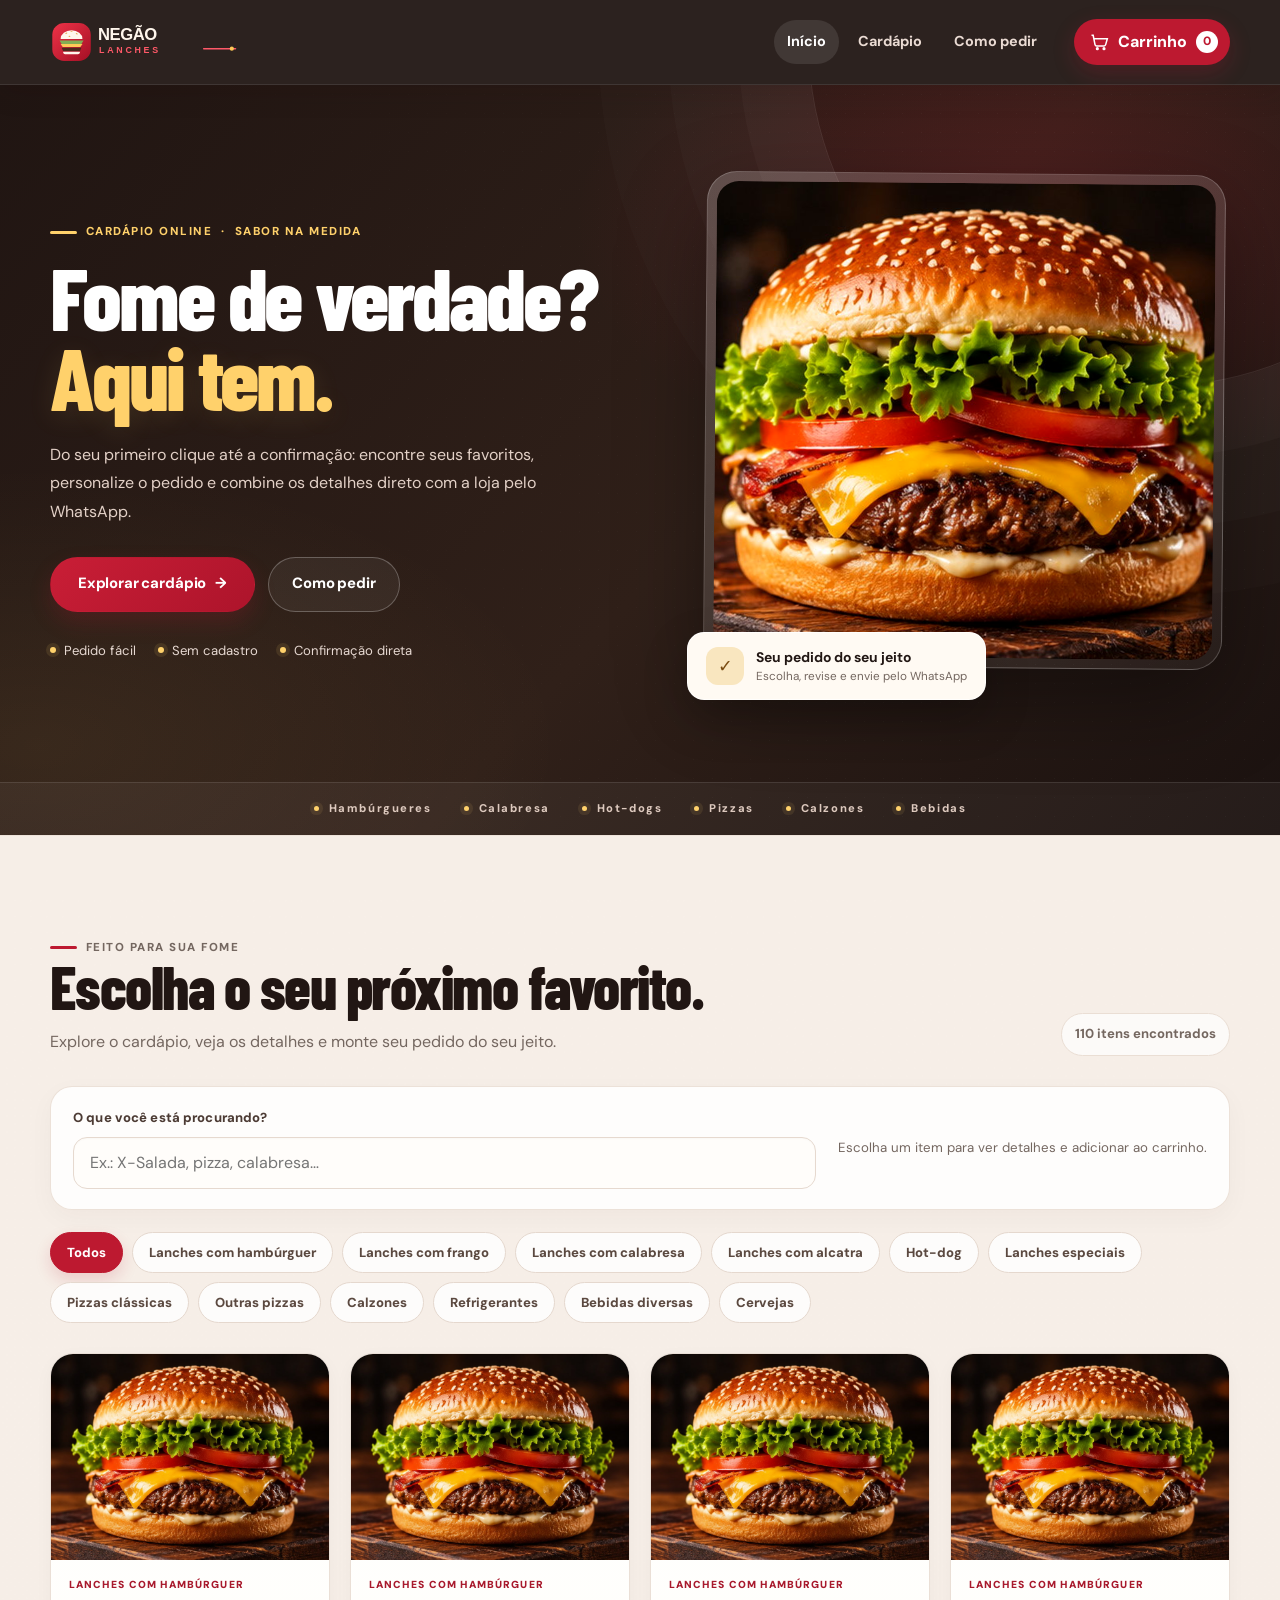
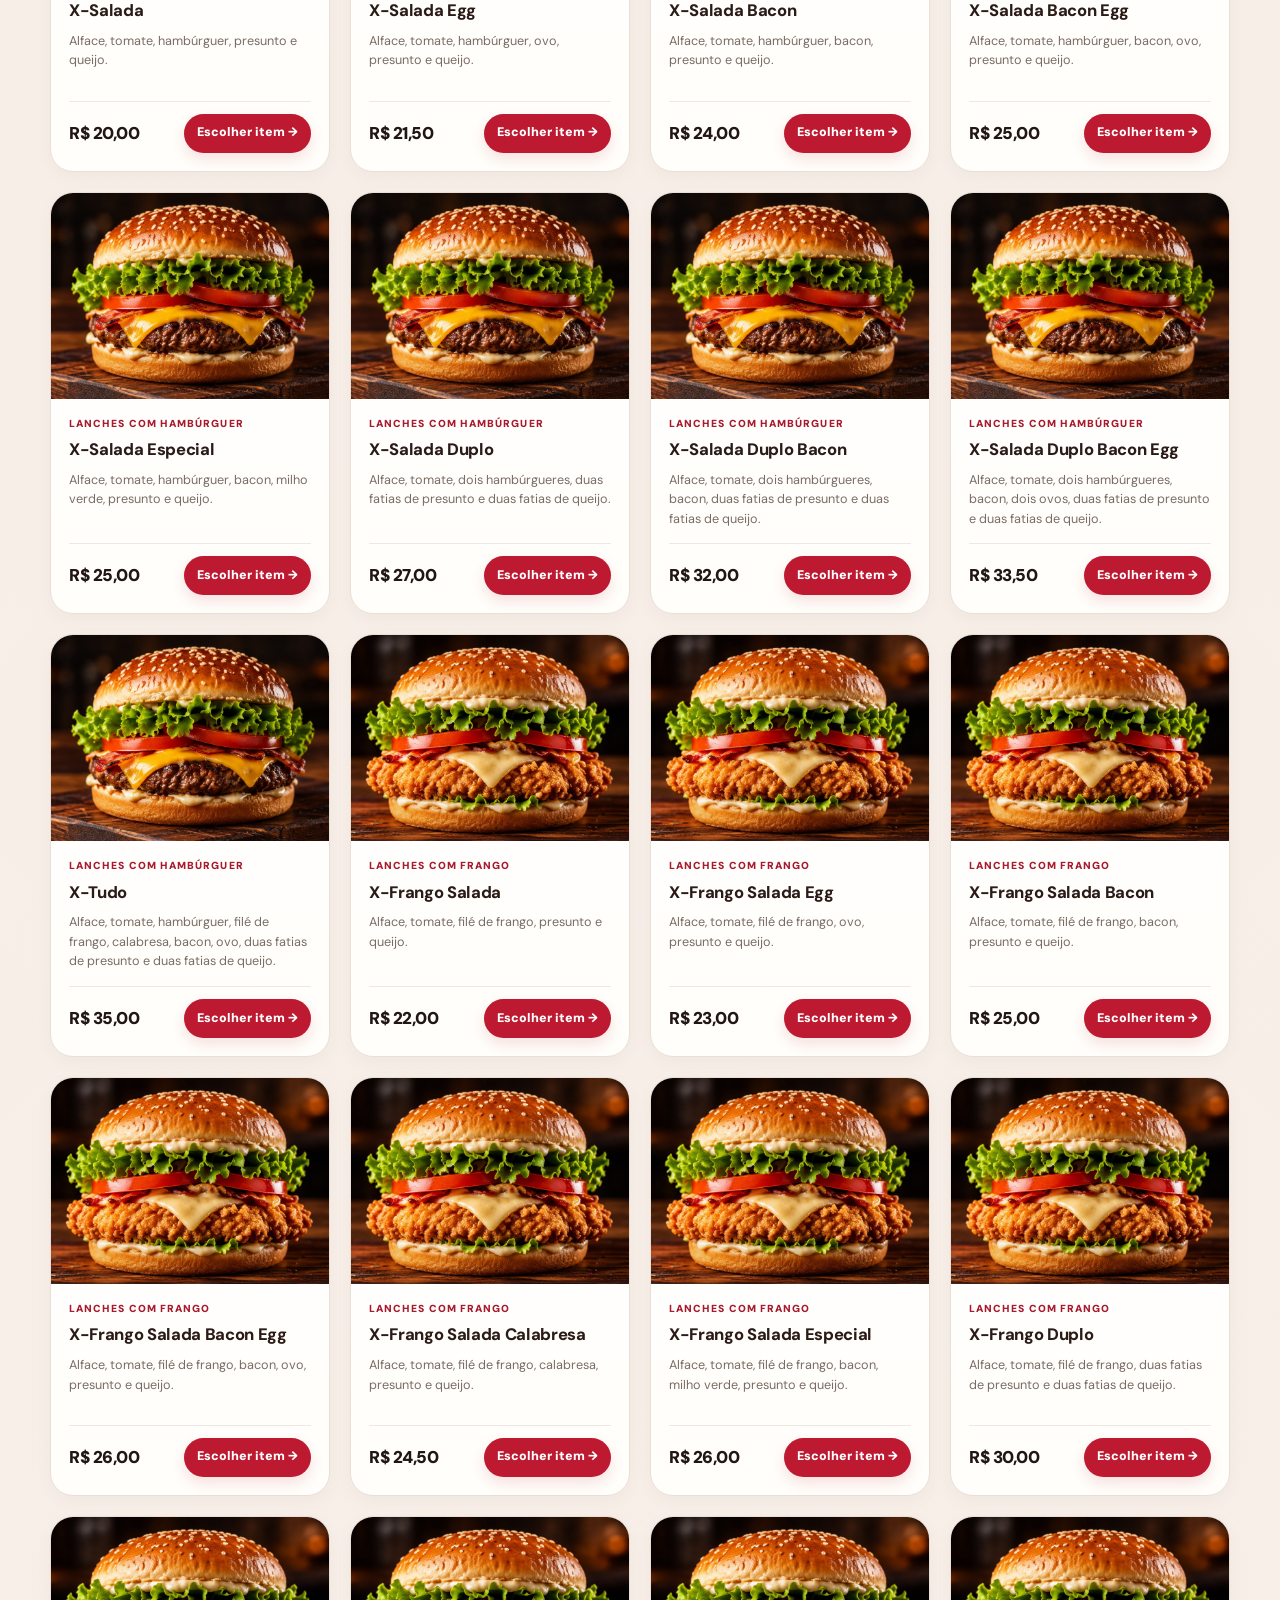
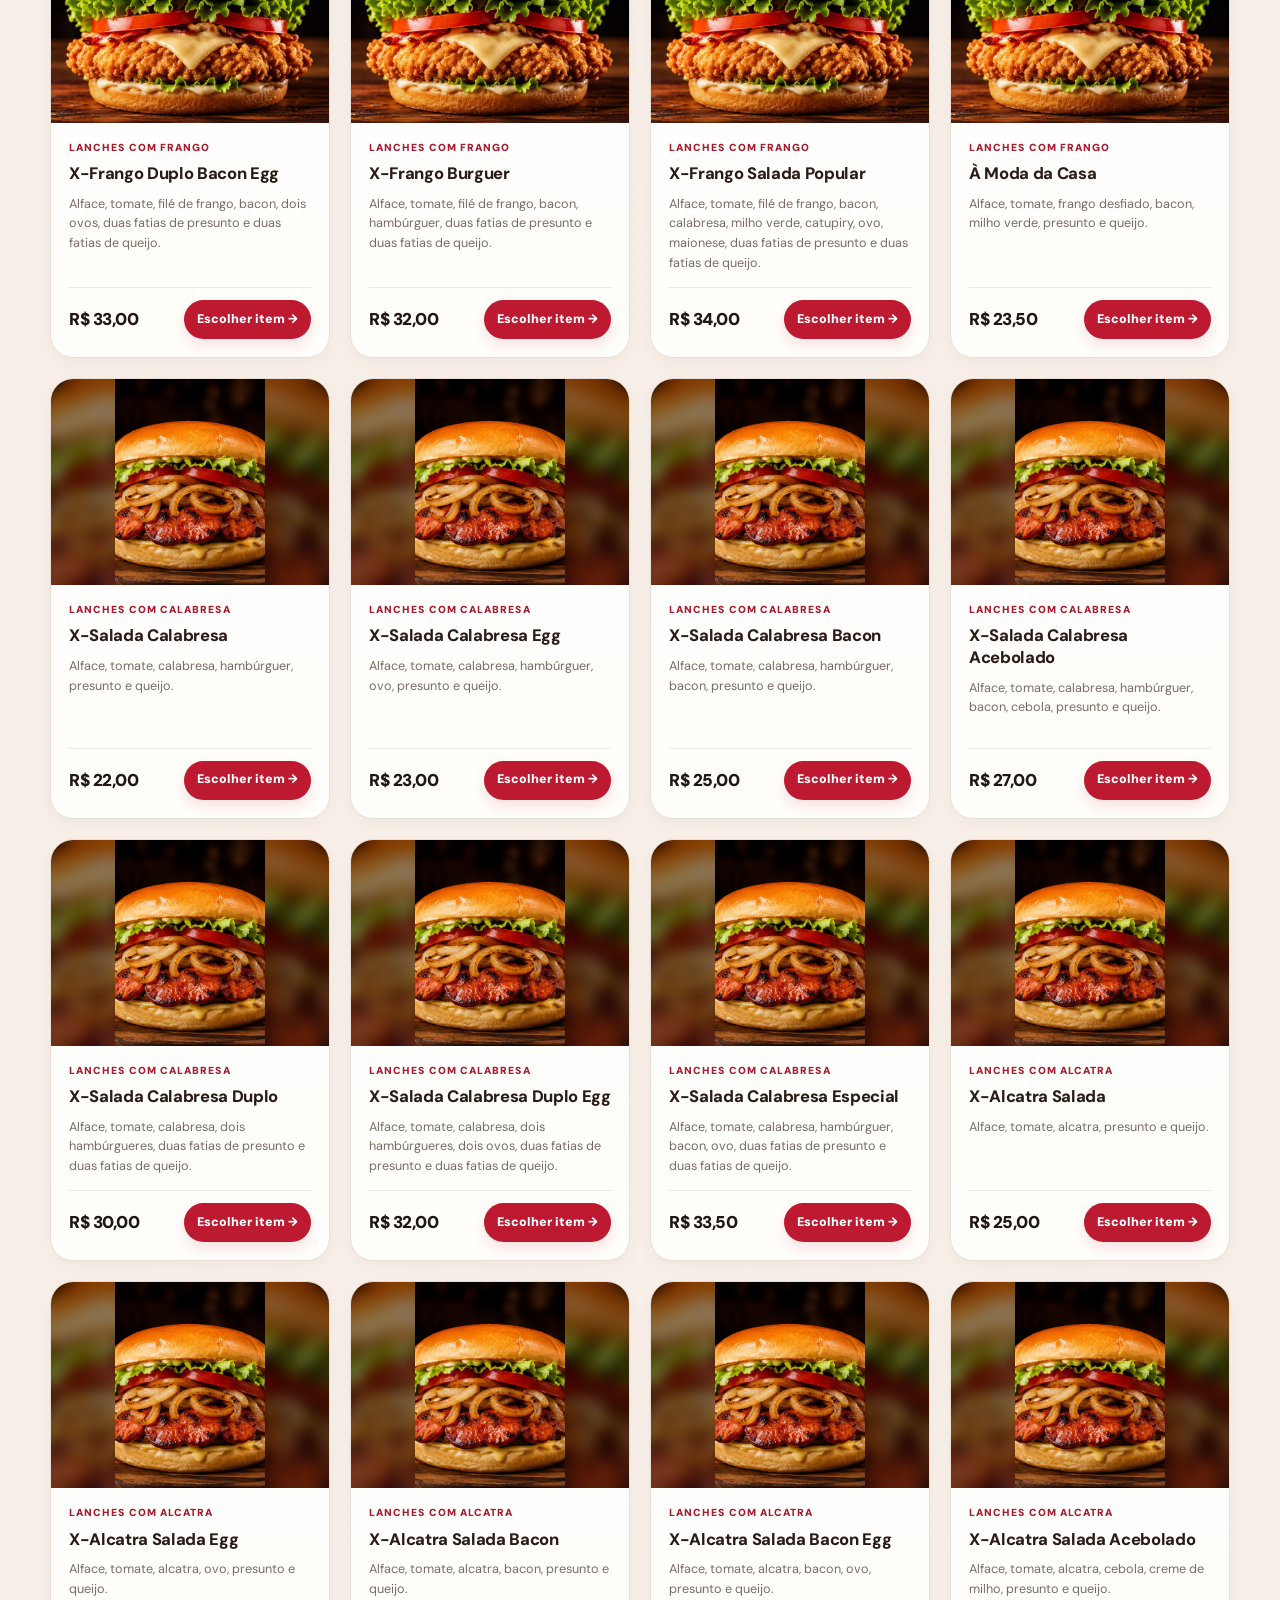
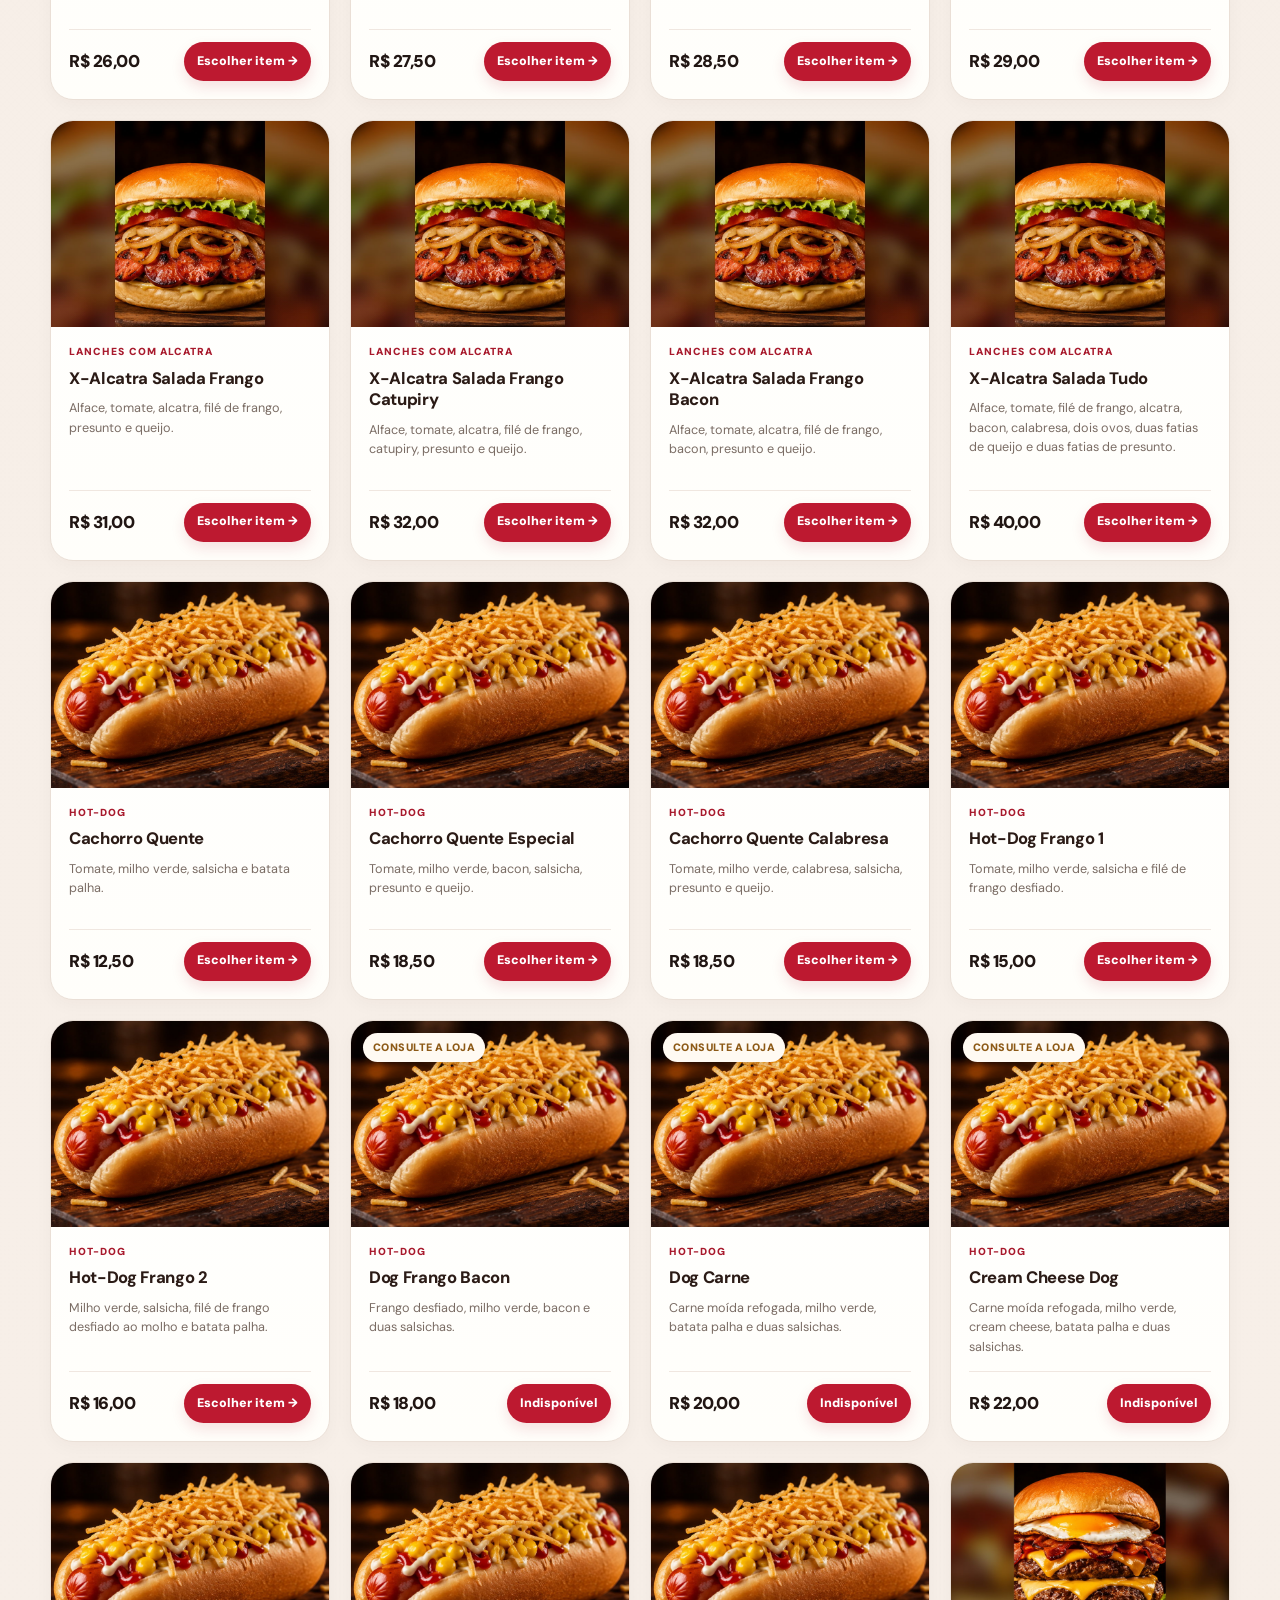
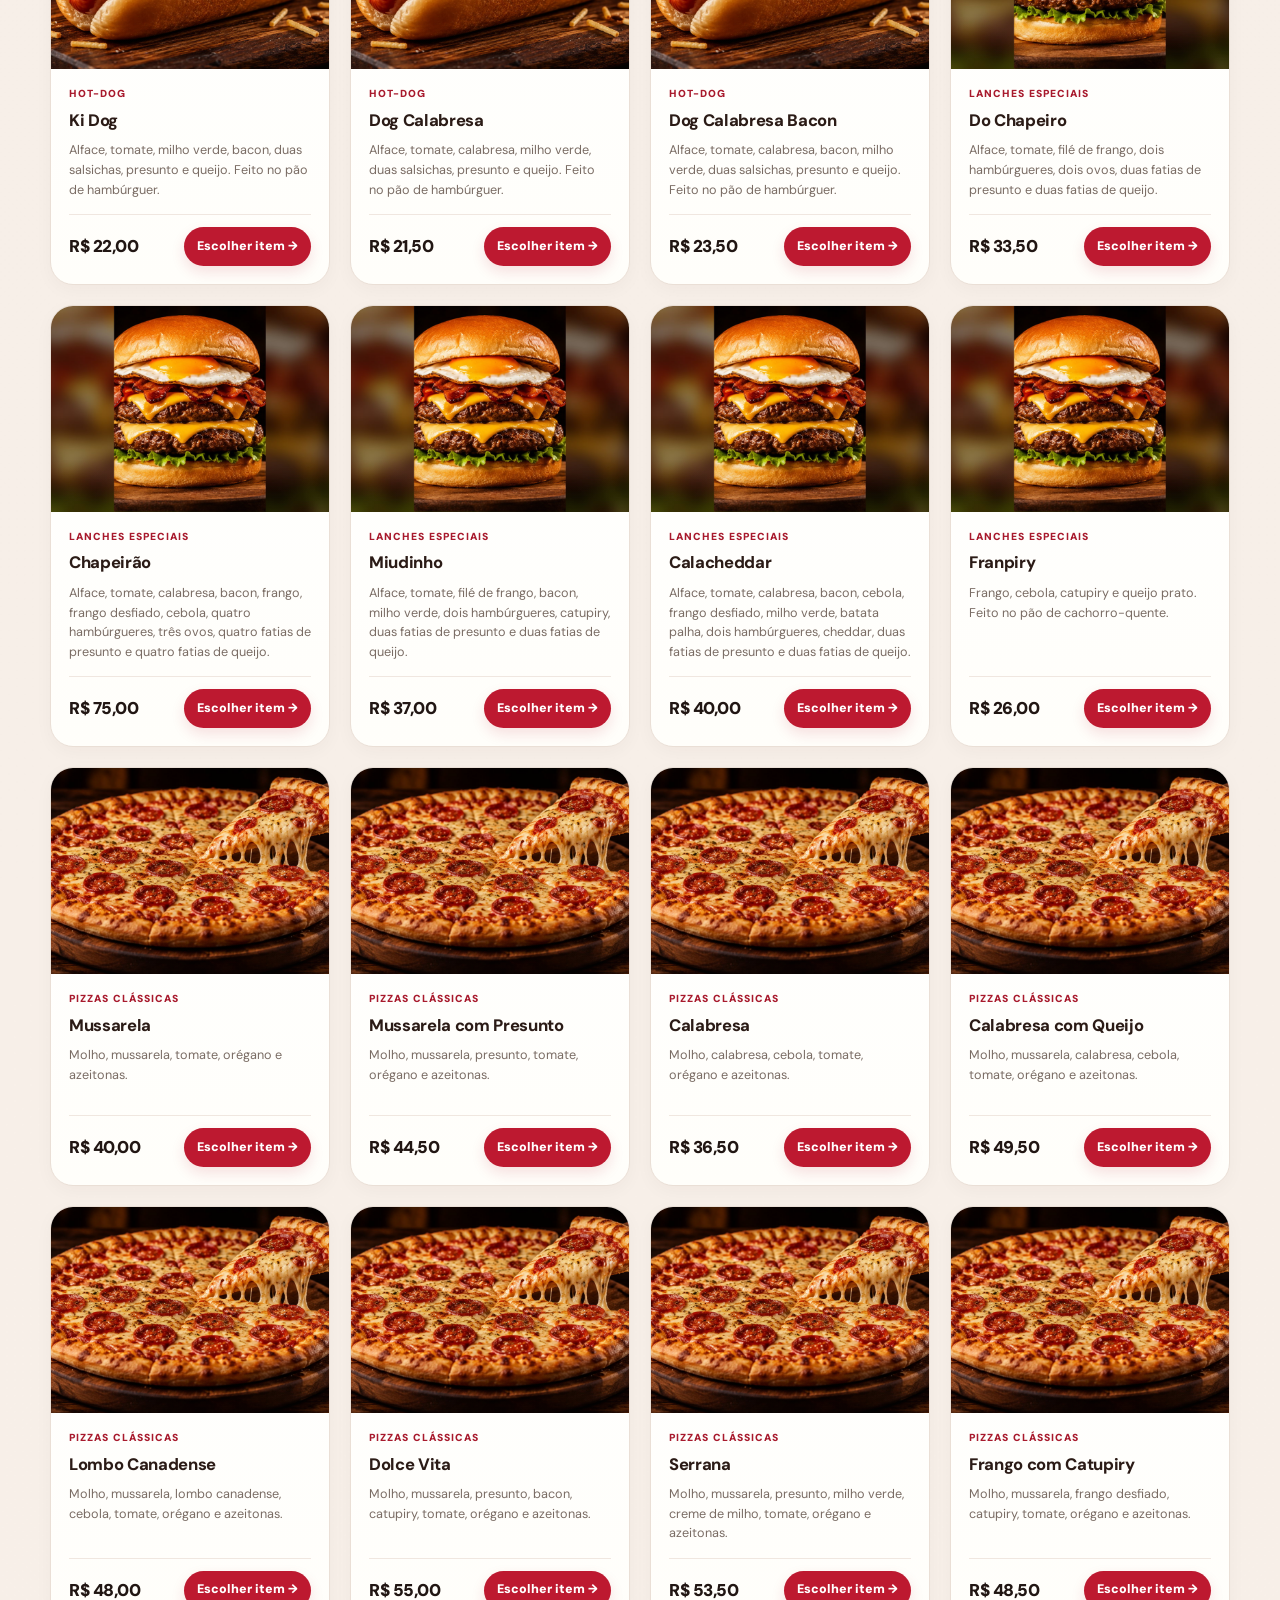
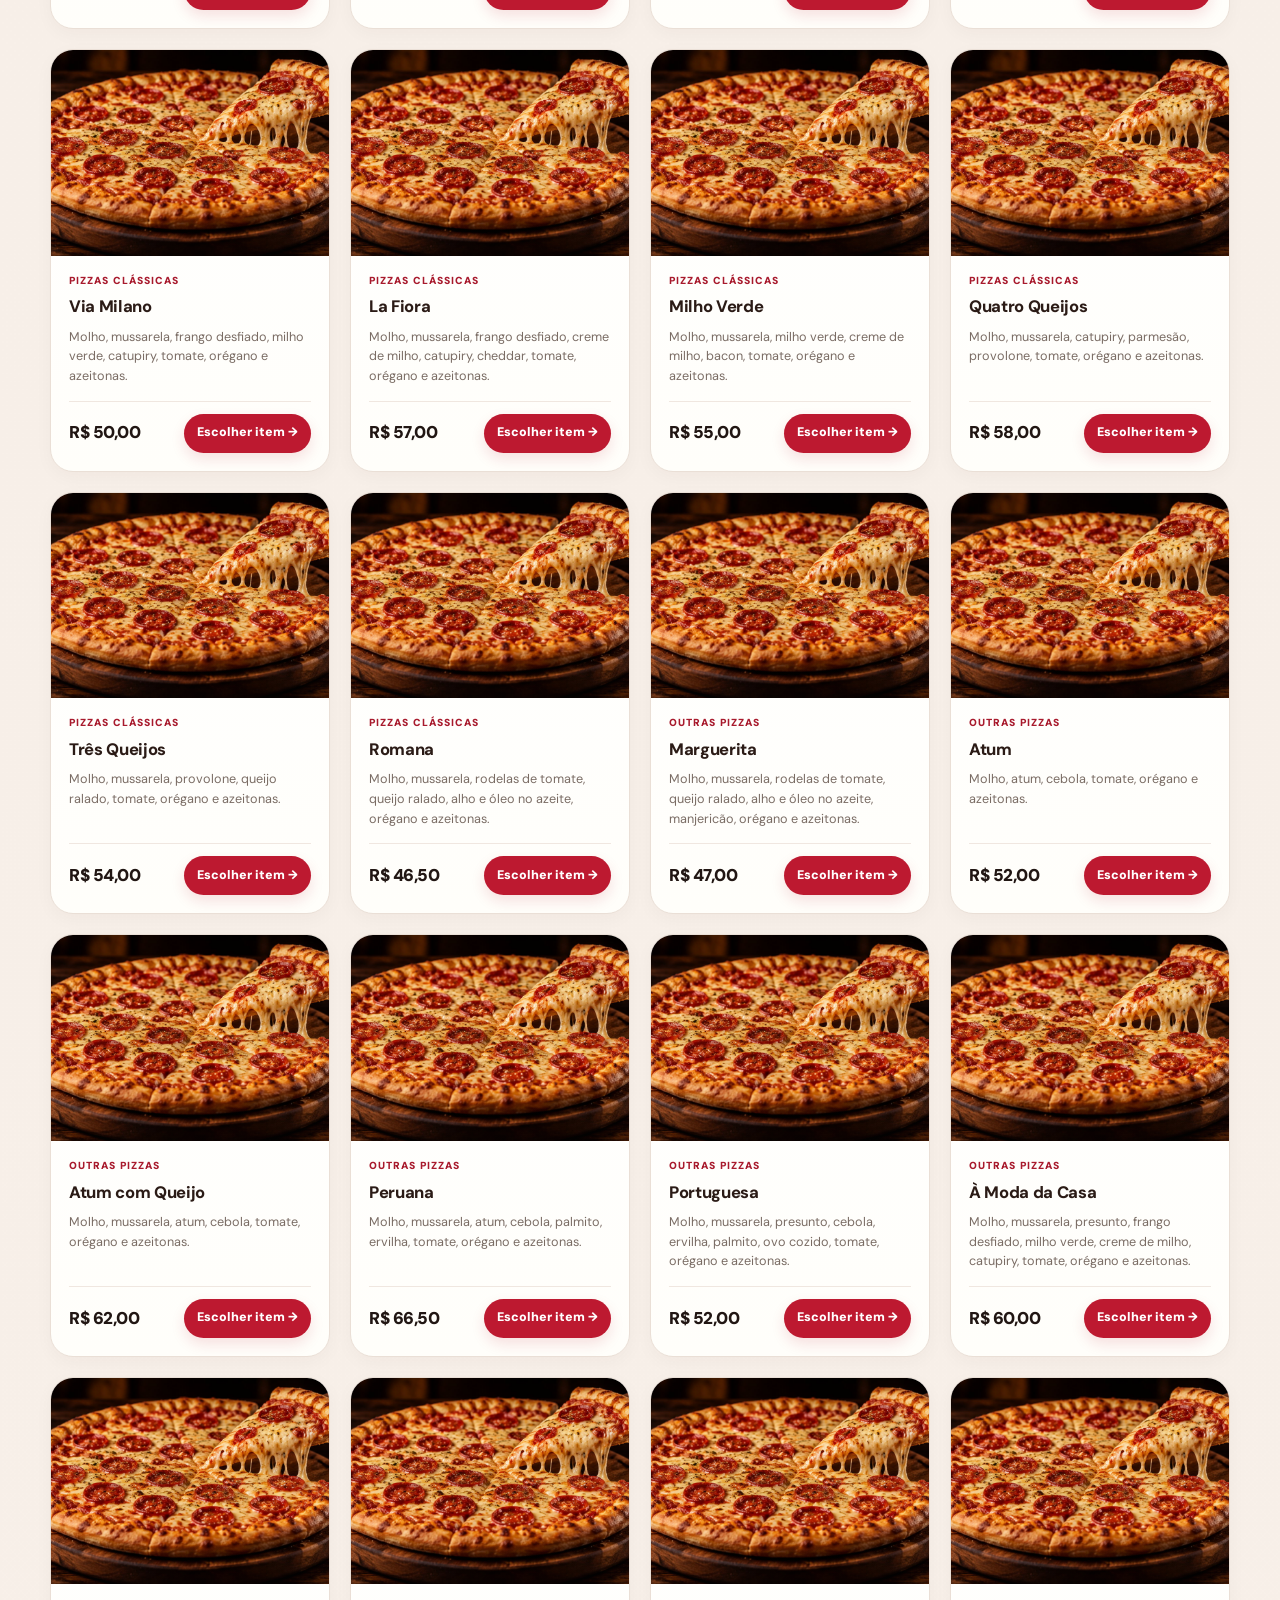
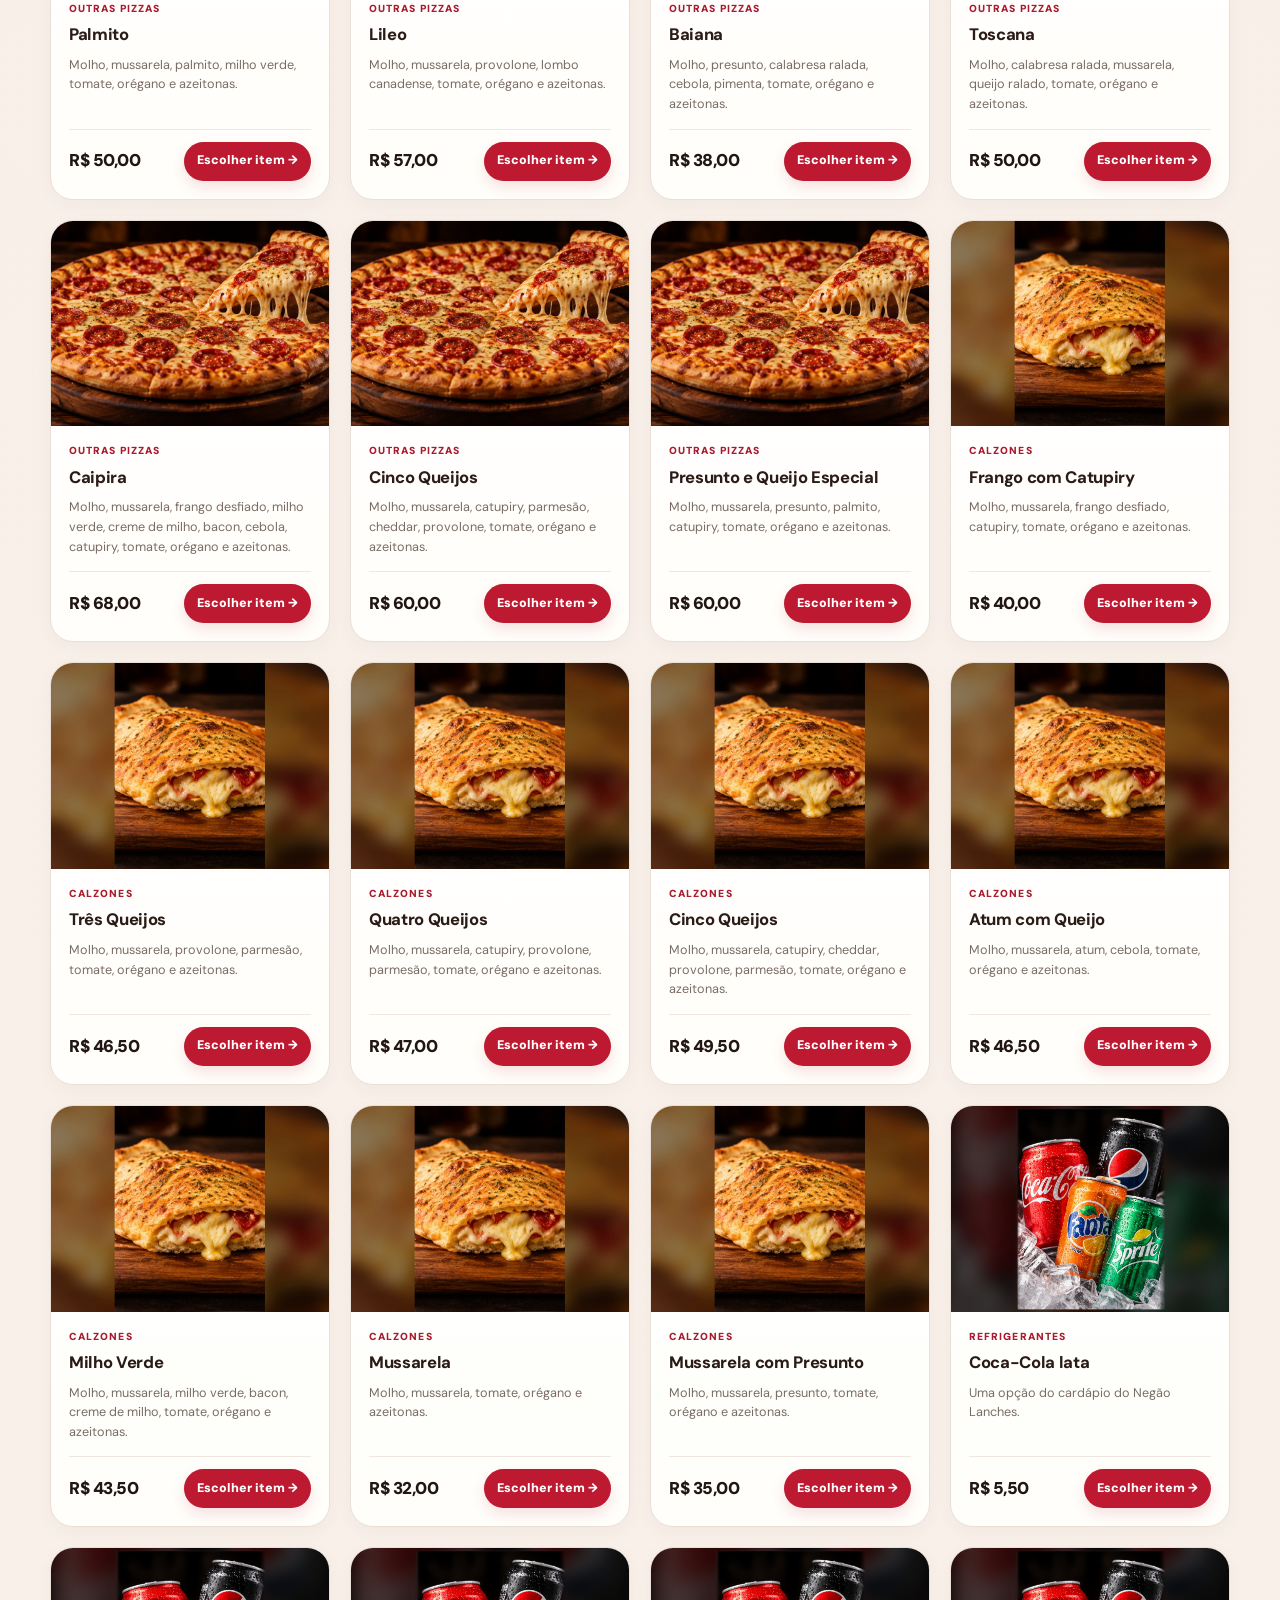
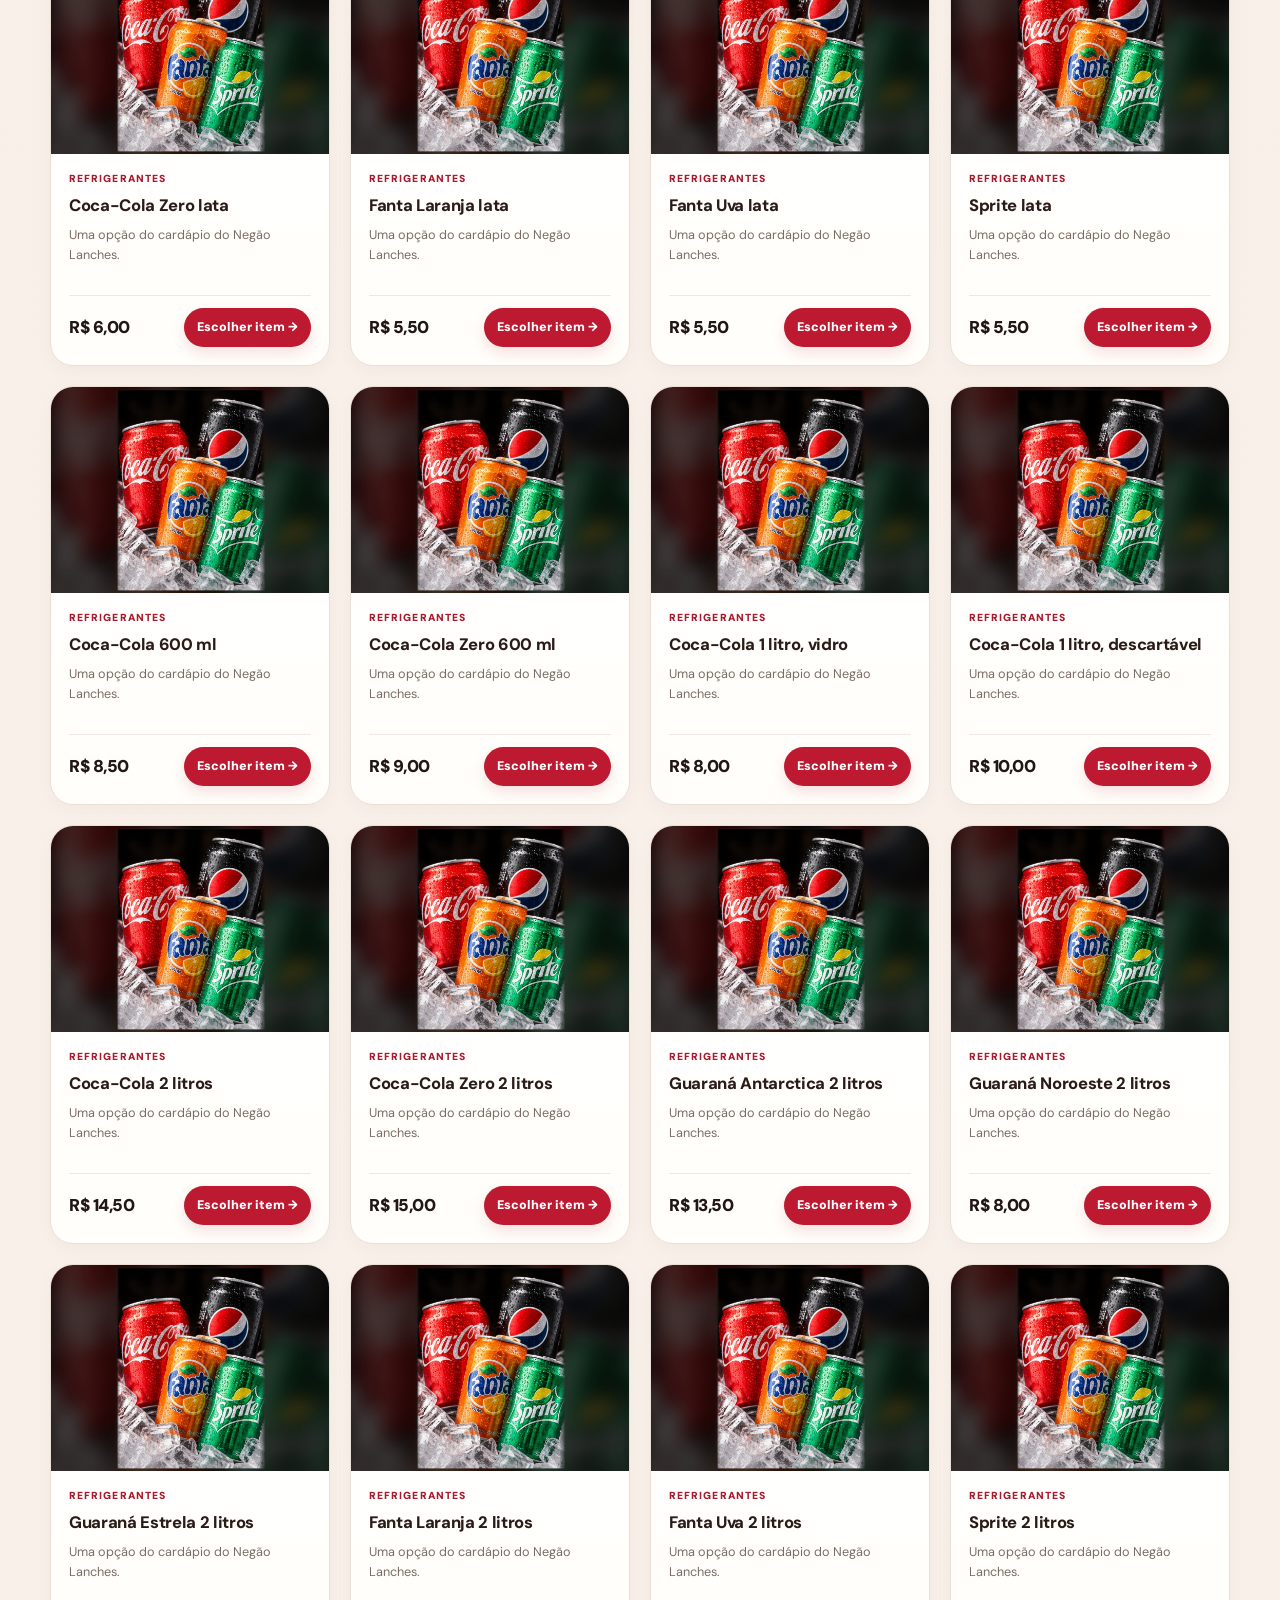
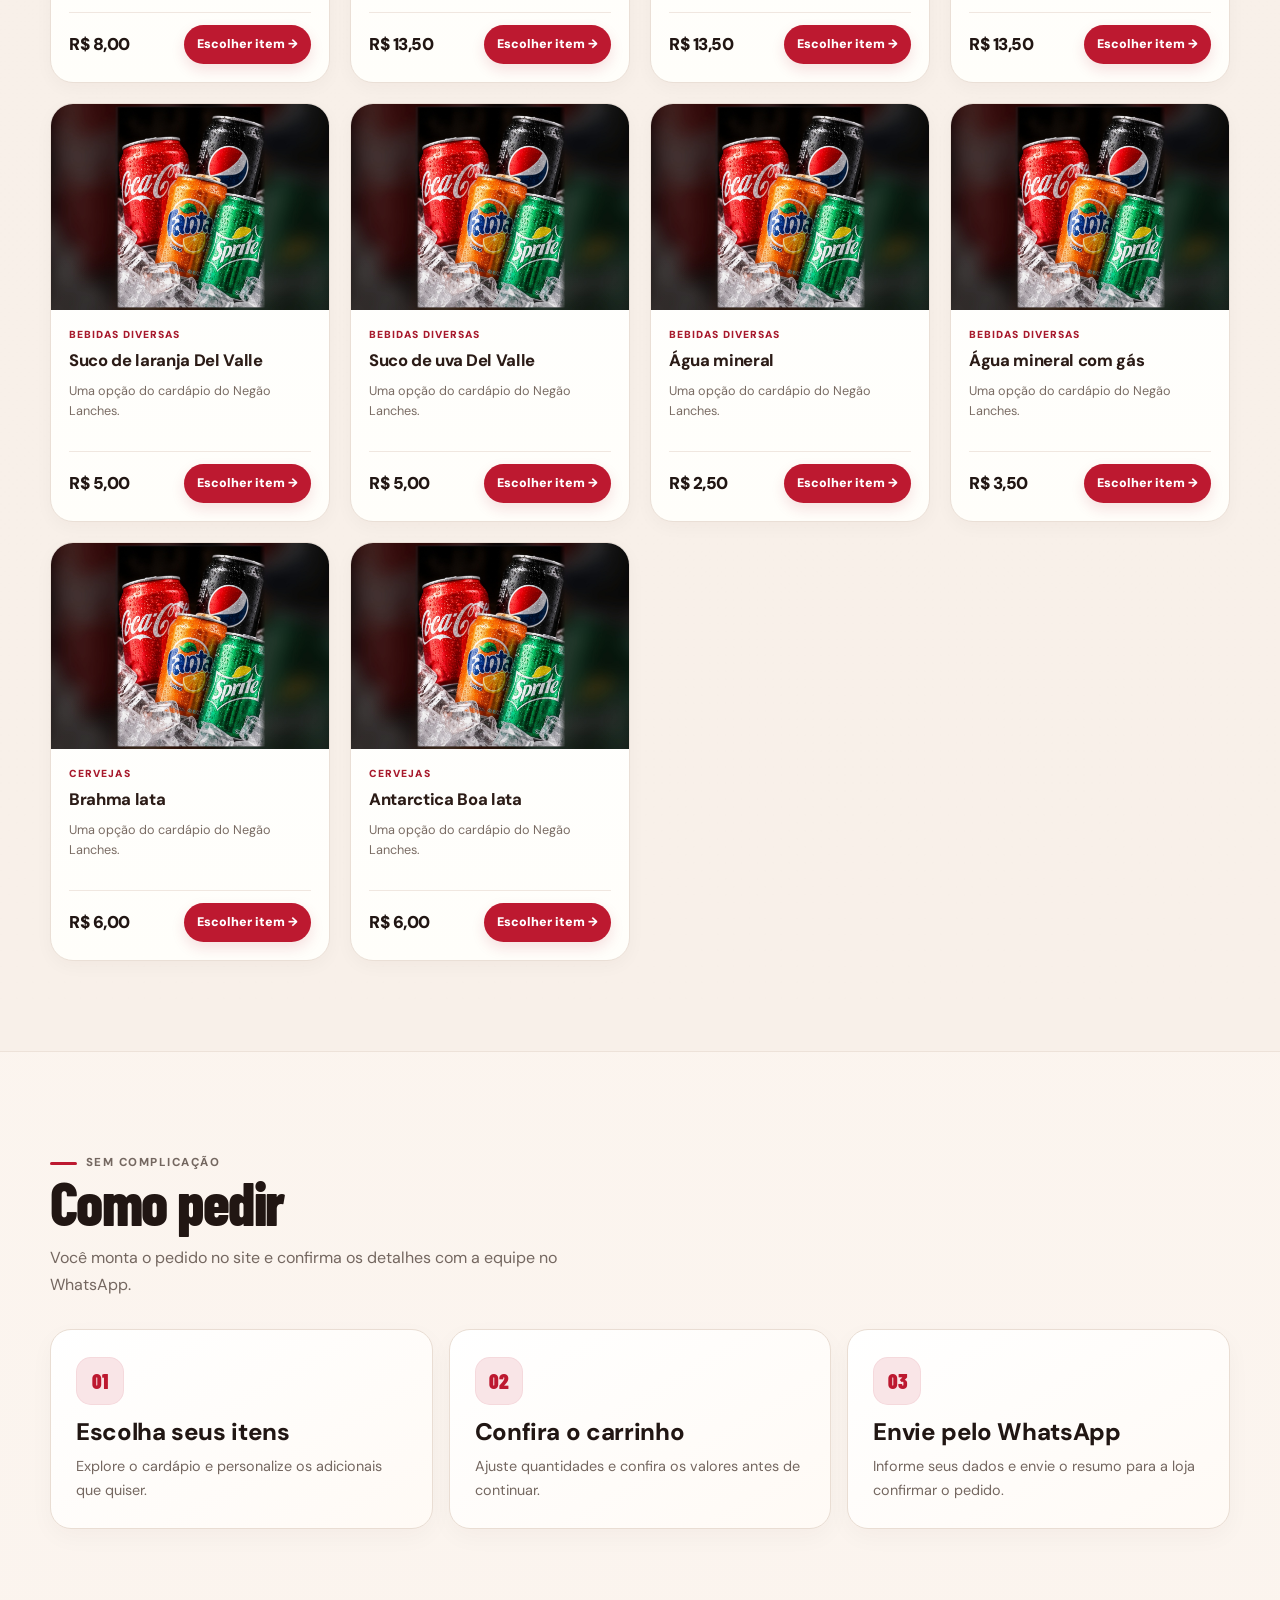
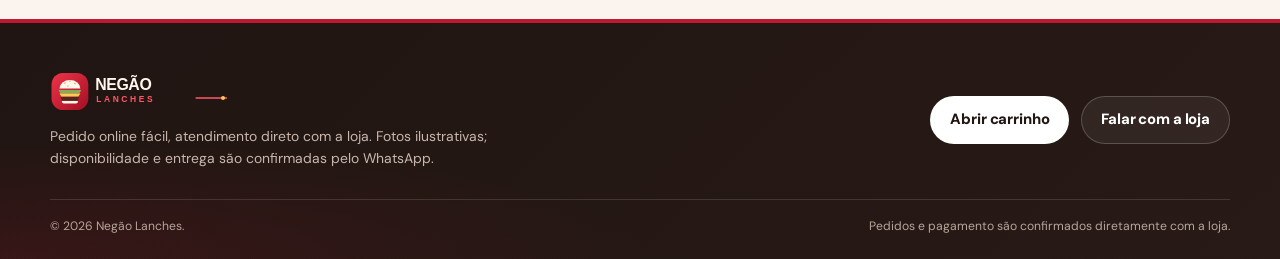
<file: Negao-Lanches-Fluxo-de-Pedido-Atualizado/index.html>
<!doctype html>
<html lang="pt-BR">
<head>
  <meta charset="utf-8">
  <meta name="viewport" content="width=device-width, initial-scale=1">
  <meta name="theme-color" content="#211613">
  <meta name="description" content="Confira o cardápio do Negão Lanches, escolha seu lanche e envie o pedido pelo WhatsApp.">
  <title>Negão Lanches | Sabor de verdade</title>
  <link rel="icon" href="assets/images/logo-negao-lanches-icon.svg" type="image/svg+xml">
  <link rel="stylesheet" href="css/styles.css">
  <script src="js/app.js" defer></script>
</head>
<body data-page="home">
  <header class="site-header">
    <div class="container header-inner">
      <a class="brand" href="index.html" aria-label="Negão Lanches - início"><img src="assets/images/logo-negao-lanches-dark.svg" alt="Negão Lanches"></a>
      <button class="menu-toggle" id="menuToggle" aria-label="Abrir menu" aria-expanded="false" aria-controls="mainNav">☰</button>
      <nav class="nav" id="mainNav" aria-label="Navegação principal">
        <a href="index.html" aria-current="page">Início</a>
        <a href="#cardapio">Cardápio</a>
        <a href="#como-pedir">Como pedir</a>
      </nav>
      <div class="header-actions"><a class="cart-link" href="carrinho.html" aria-label="Abrir carrinho"><svg width="20" height="20" viewBox="0 0 24 24" fill="none" stroke="currentColor" stroke-width="1.8" aria-hidden="true"><path d="M3 4h2l2.2 11.1a2 2 0 0 0 2 1.6h8.9a2 2 0 0 0 1.9-1.5L22 8H6"/><circle cx="10" cy="20" r="1"/><circle cx="18" cy="20" r="1"/></svg><span>Carrinho</span><span class="cart-count" data-cart-count>0</span></a></div>
    </div>
  </header>

  <main>
    <section class="hero" id="inicio">
      <div class="container hero-grid">
        <div class="hero-copy">
          <p class="eyebrow hero-eyebrow">Cardápio online <span aria-hidden="true">·</span> Sabor na medida</p>
          <h1>Fome de verdade? <span>Aqui tem.</span></h1>
          <p>Do seu primeiro clique até a confirmação: encontre seus favoritos, personalize o pedido e combine os detalhes direto com a loja pelo WhatsApp.</p>
          <div class="hero-actions"><a class="btn btn-primary btn-large" href="#cardapio">Explorar cardápio <span aria-hidden="true">→</span></a><a class="btn btn-outline btn-large" href="#como-pedir">Como pedir</a></div>
          <div class="hero-highlights"><span><i></i> Pedido fácil</span><span><i></i> Sem cadastro</span><span><i></i> Confirmação direta</span></div>
        </div>
        <div class="hero-visual"><div class="hero-image-frame"><img class="hero-image" src="assets/images/hero-hamburguer.jpg" alt="Hambúrguer ilustrativo do Negão Lanches" fetchpriority="high"></div><div class="hero-note"><span class="hero-note-icon" aria-hidden="true">✓</span><span><strong>Seu pedido do seu jeito</strong><small>Escolha, revise e envie pelo WhatsApp</small></span></div></div>
      </div>
      <div class="hero-strip"><span>Hambúrgueres</span><span>Calabresa</span><span>Hot-dogs</span><span>Pizzas</span><span>Calzones</span><span>Bebidas</span></div>
    </section>

    <section class="section alt" id="cardapio">
      <div class="container">
        <div class="section-head catalog-heading"><div><p class="eyebrow">Feito para sua fome</p><h2>Escolha o seu próximo favorito.</h2><p>Explore o cardápio, veja os detalhes e monte seu pedido do seu jeito.</p></div><p class="results-count" id="resultCount" aria-live="polite">Carregando cardápio…</p></div>
        <div class="catalog-toolbar"><div><label class="search-label" for="productSearch">O que você está procurando?</label><input class="search-input" id="productSearch" type="search" placeholder="Ex.: X-Salada, pizza, calabresa…" autocomplete="off"></div><p class="muted" style="margin:0;font-size:.83rem">Escolha um item para ver detalhes e adicionar ao carrinho.</p></div>
        <div class="category-list" id="categoryList" aria-label="Filtrar cardápio por categoria"></div>
        <div class="product-grid" id="productGrid"><p class="muted">Carregando produtos…</p></div>
      </div>
    </section>

    <section class="section" id="como-pedir">
      <div class="container"><div class="section-head"><div><p class="eyebrow">Sem complicação</p><h2>Como pedir</h2><p>Você monta o pedido no site e confirma os detalhes com a equipe no WhatsApp.</p></div></div>
        <div class="trust-row"><article class="trust-card"><div class="trust-icon">01</div><h3>Escolha seus itens</h3><p>Explore o cardápio e personalize os adicionais que quiser.</p></article><article class="trust-card"><div class="trust-icon">02</div><h3>Confira o carrinho</h3><p>Ajuste quantidades e confira os valores antes de continuar.</p></article><article class="trust-card"><div class="trust-icon">03</div><h3>Envie pelo WhatsApp</h3><p>Informe seus dados e envie o resumo para a loja confirmar o pedido.</p></article></div>
      </div>
    </section>
  </main>
  <footer class="site-footer"><div class="container"><div class="footer-inner"><div><img class="footer-logo" src="assets/images/logo-negao-lanches-dark.svg" alt="Negão Lanches"><p>Pedido online fácil, atendimento direto com a loja. Fotos ilustrativas; disponibilidade e entrega são confirmadas pelo WhatsApp.</p></div><div class="footer-contact"><a class="btn btn-light" href="carrinho.html">Abrir carrinho</a><a class="btn btn-outline" href="https://wa.me/5514996135661" target="_blank" rel="noopener noreferrer">Falar com a loja</a></div></div><div class="footer-bottom"><p>© 2026 Negão Lanches.</p><p>Pedidos e pagamento são confirmados diretamente com a loja.</p></div></div></footer>
  <div class="toast" id="toast" role="status" aria-live="polite"></div>
</body>
</html>
</file>
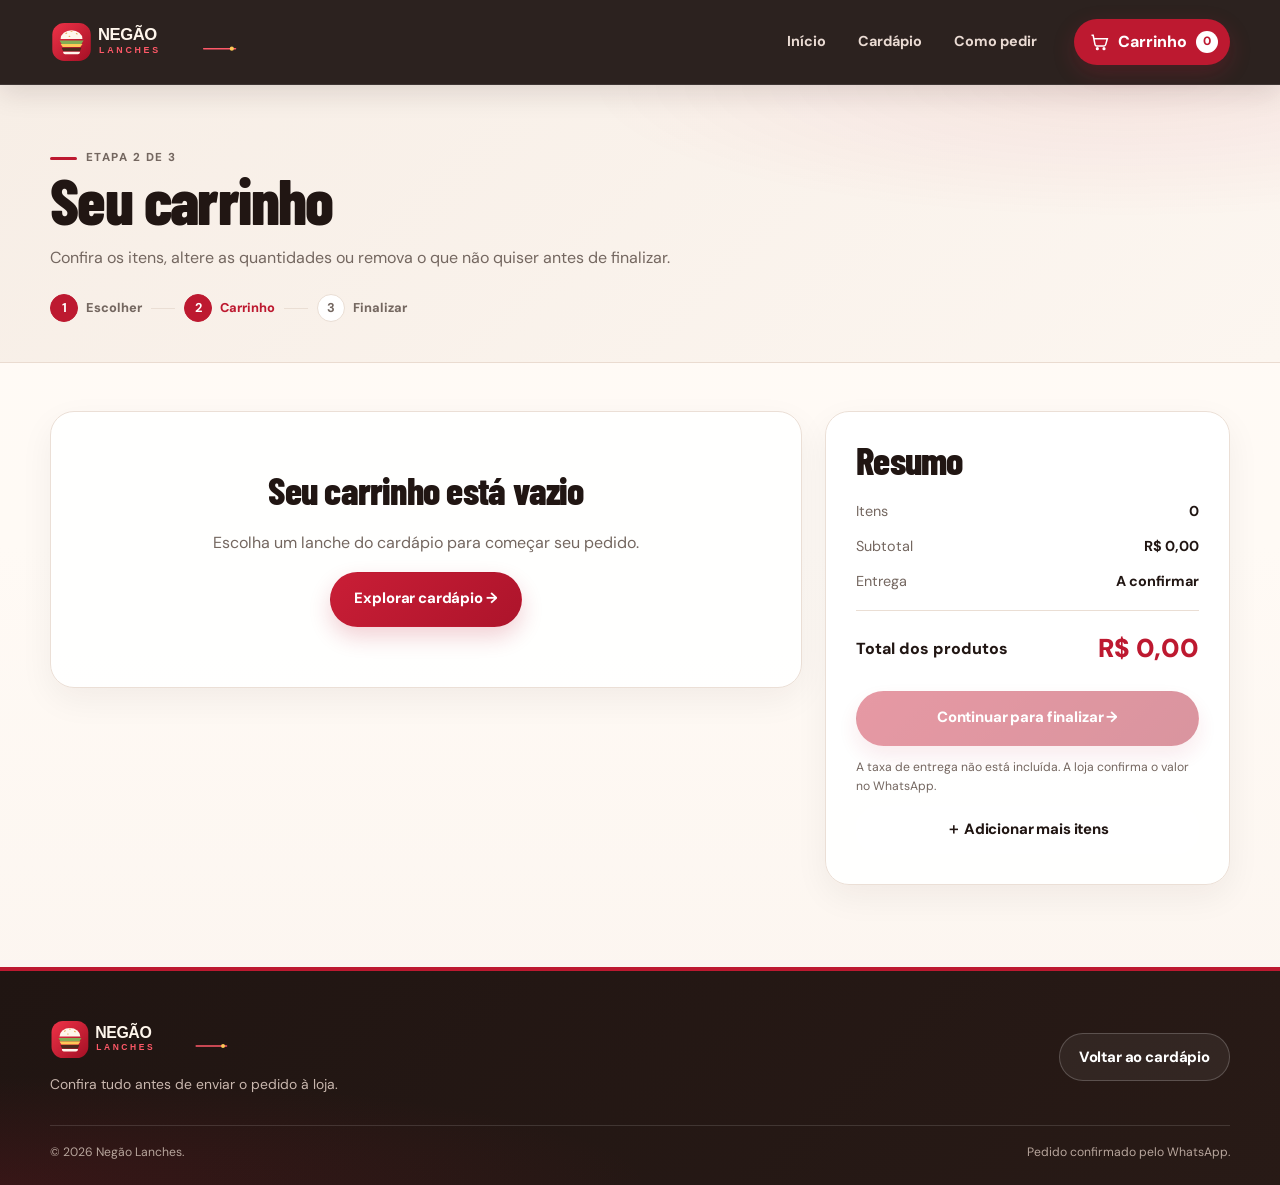
<file: Negao-Lanches-Fluxo-de-Pedido-Atualizado/carrinho.html>
<!doctype html>
<html lang="pt-BR">
<head><meta charset="utf-8"><meta name="viewport" content="width=device-width, initial-scale=1"><meta name="theme-color" content="#211613"><meta name="description" content="Confira e edite seu carrinho do Negão Lanches."><title>Seu carrinho | Negão Lanches</title><link rel="icon" href="assets/images/logo-negao-lanches-icon.svg" type="image/svg+xml"><link rel="stylesheet" href="css/styles.css"><script src="js/app.js" defer></script></head>
<body data-page="cart">
<header class="site-header"><div class="container header-inner"><a class="brand" href="index.html" aria-label="Negão Lanches - início"><img src="assets/images/logo-negao-lanches-dark.svg" alt="Negão Lanches"></a><button class="menu-toggle" id="menuToggle" aria-label="Abrir menu" aria-expanded="false" aria-controls="mainNav">☰</button><nav class="nav" id="mainNav" aria-label="Navegação principal"><a href="index.html">Início</a><a href="index.html#cardapio">Cardápio</a><a href="index.html#como-pedir">Como pedir</a></nav><div class="header-actions"><a class="cart-link" href="carrinho.html" aria-current="page"><svg width="20" height="20" viewBox="0 0 24 24" fill="none" stroke="currentColor" stroke-width="1.8" aria-hidden="true"><path d="M3 4h2l2.2 11.1a2 2 0 0 0 2 1.6h8.9a2 2 0 0 0 1.9-1.5L22 8H6"/><circle cx="10" cy="20" r="1"/><circle cx="18" cy="20" r="1"/></svg><span>Carrinho</span><span class="cart-count" data-cart-count>0</span></a></div></div></header>
<main><section class="page-banner"><div class="container"><p class="eyebrow">Etapa 2 de 3</p><h1>Seu carrinho</h1><p>Confira os itens, altere as quantidades ou remova o que não quiser antes de finalizar.</p><ol class="steps"><li class="done"><b>1</b> Escolher</li><li class="current"><b>2</b> Carrinho</li><li><b>3</b> Finalizar</li></ol></div></section><section class="content-section"><div class="container checkout-layout"><section class="panel"><div id="cartContent"><p class="muted">Carregando carrinho…</p></div></section><aside class="panel summary-panel"><h2>Resumo</h2><ul class="summary-list"><li><span>Itens</span><strong id="summaryCount">0</strong></li><li><span>Subtotal</span><strong id="summarySubtotal">R$ 0,00</strong></li><li><span>Entrega</span><strong>A confirmar</strong></li></ul><div class="summary-total"><span>Total dos produtos</span><strong id="summaryTotal">R$ 0,00</strong></div><a class="btn btn-primary btn-large btn-block" id="continueCheckout" href="finalizar.html">Continuar para finalizar →</a><p class="summary-footnote">A taxa de entrega não está incluída. A loja confirma o valor no WhatsApp.</p><a class="btn btn-outline btn-block" style="margin-top:10px" href="index.html#cardapio">＋ Adicionar mais itens</a></aside></div></section></main>
<footer class="site-footer"><div class="container"><div class="footer-inner"><div><img class="footer-logo" src="assets/images/logo-negao-lanches-dark.svg" alt="Negão Lanches"><p>Confira tudo antes de enviar o pedido à loja.</p></div><div class="footer-contact"><a class="btn btn-outline" href="index.html#cardapio">Voltar ao cardápio</a></div></div><div class="footer-bottom"><p>© 2026 Negão Lanches.</p><p>Pedido confirmado pelo WhatsApp.</p></div></div></footer><div class="toast" id="toast" role="status" aria-live="polite"></div>
</body></html>
</file>
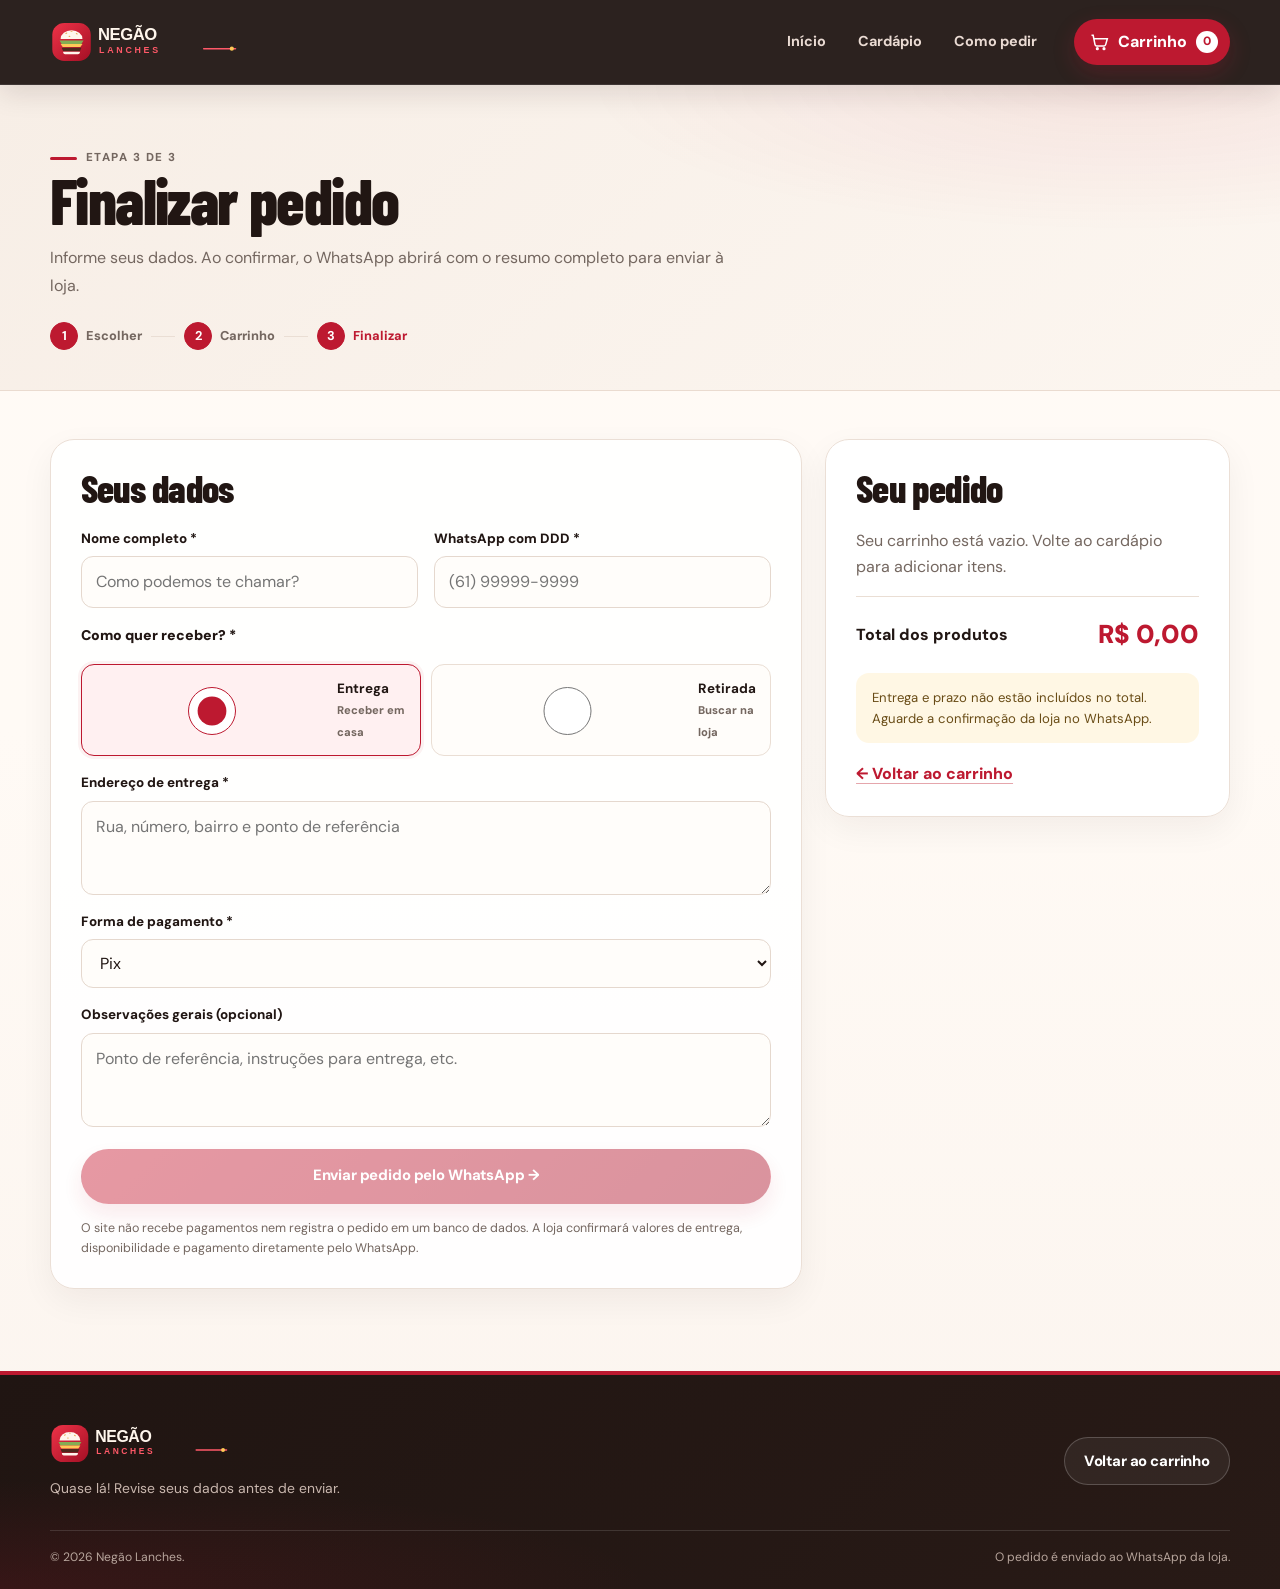
<file: Negao-Lanches-Fluxo-de-Pedido-Atualizado/finalizar.html>
<!doctype html>
<html lang="pt-BR">
<head><meta charset="utf-8"><meta name="viewport" content="width=device-width, initial-scale=1"><meta name="theme-color" content="#211613"><meta name="description" content="Informe os dados de entrega e envie seu pedido ao Negão Lanches pelo WhatsApp."><title>Finalizar pedido | Negão Lanches</title><link rel="icon" href="assets/images/logo-negao-lanches-icon.svg" type="image/svg+xml"><link rel="stylesheet" href="css/styles.css"><script src="js/app.js" defer></script></head>
<body data-page="checkout">
<header class="site-header"><div class="container header-inner"><a class="brand" href="index.html" aria-label="Negão Lanches - início"><img src="assets/images/logo-negao-lanches-dark.svg" alt="Negão Lanches"></a><button class="menu-toggle" id="menuToggle" aria-label="Abrir menu" aria-expanded="false" aria-controls="mainNav">☰</button><nav class="nav" id="mainNav" aria-label="Navegação principal"><a href="index.html">Início</a><a href="index.html#cardapio">Cardápio</a><a href="index.html#como-pedir">Como pedir</a></nav><div class="header-actions"><a class="cart-link" href="carrinho.html"><svg width="20" height="20" viewBox="0 0 24 24" fill="none" stroke="currentColor" stroke-width="1.8" aria-hidden="true"><path d="M3 4h2l2.2 11.1a2 2 0 0 0 2 1.6h8.9a2 2 0 0 0 1.9-1.5L22 8H6"/><circle cx="10" cy="20" r="1"/><circle cx="18" cy="20" r="1"/></svg><span>Carrinho</span><span class="cart-count" data-cart-count>0</span></a></div></div></header>
<main><section class="page-banner"><div class="container"><p class="eyebrow">Etapa 3 de 3</p><h1>Finalizar pedido</h1><p>Informe seus dados. Ao confirmar, o WhatsApp abrirá com o resumo completo para enviar à loja.</p><ol class="steps"><li class="done"><b>1</b> Escolher</li><li class="done"><b>2</b> Carrinho</li><li class="current"><b>3</b> Finalizar</li></ol></div></section><section class="content-section"><div class="container checkout-layout"><section class="panel"><h2>Seus dados</h2><form id="checkoutForm" novalidate><div class="form-grid"><div class="field"><label for="customerName">Nome completo *</label><input id="customerName" name="customerName" required autocomplete="name" placeholder="Como podemos te chamar?"></div><div class="field"><label for="customerPhone">WhatsApp com DDD *</label><input id="customerPhone" name="customerPhone" required type="tel" inputmode="tel" autocomplete="tel" placeholder="(61) 99999-9999"></div><div class="field full"><span class="option-title">Como quer receber? *</span><div class="radio-cards"><label class="radio-card"><input type="radio" name="fulfillment" value="Entrega" checked><span><strong>Entrega</strong><br><small class="muted">Receber em casa</small></span></label><label class="radio-card"><input type="radio" name="fulfillment" value="Retirada"><span><strong>Retirada</strong><br><small class="muted">Buscar na loja</small></span></label></div></div><div class="field full" id="addressField"><label for="customerAddress">Endereço de entrega *</label><textarea id="customerAddress" name="customerAddress" autocomplete="street-address" placeholder="Rua, número, bairro e ponto de referência"></textarea></div><div class="field full"><label for="paymentMethod">Forma de pagamento *</label><select id="paymentMethod" name="paymentMethod"><option value="Pix">Pix</option><option value="Cartão">Cartão (Visa, Mastercard ou Hipercard)</option></select></div><div class="field full"><label for="orderNotes">Observações gerais (opcional)</label><textarea id="orderNotes" name="orderNotes" placeholder="Ponto de referência, instruções para entrega, etc."></textarea></div></div><p id="checkoutError" class="notice" role="alert" hidden style="margin-top:18px"></p><button class="btn btn-primary btn-large btn-block" type="submit" style="margin-top:22px">Enviar pedido pelo WhatsApp →</button><p class="small-note">O site não recebe pagamentos nem registra o pedido em um banco de dados. A loja confirmará valores de entrega, disponibilidade e pagamento diretamente pelo WhatsApp.</p></form></section><aside class="panel summary-panel"><h2>Seu pedido</h2><div id="checkoutSummary"><p class="muted">Carregando resumo…</p></div><div class="summary-total"><span>Total dos produtos</span><strong id="checkoutTotal">R$ 0,00</strong></div><div class="notice" style="margin-top:17px">Entrega e prazo não estão incluídos no total. Aguarde a confirmação da loja no WhatsApp.</div><a class="text-link" href="carrinho.html" style="display:inline-block;margin-top:18px">← Voltar ao carrinho</a></aside></div></section></main>
<footer class="site-footer"><div class="container"><div class="footer-inner"><div><img class="footer-logo" src="assets/images/logo-negao-lanches-dark.svg" alt="Negão Lanches"><p>Quase lá! Revise seus dados antes de enviar.</p></div><div class="footer-contact"><a class="btn btn-outline" href="carrinho.html">Voltar ao carrinho</a></div></div><div class="footer-bottom"><p>© 2026 Negão Lanches.</p><p>O pedido é enviado ao WhatsApp da loja.</p></div></div></footer><div class="toast" id="toast" role="status" aria-live="polite"></div>
</body></html>
</file>
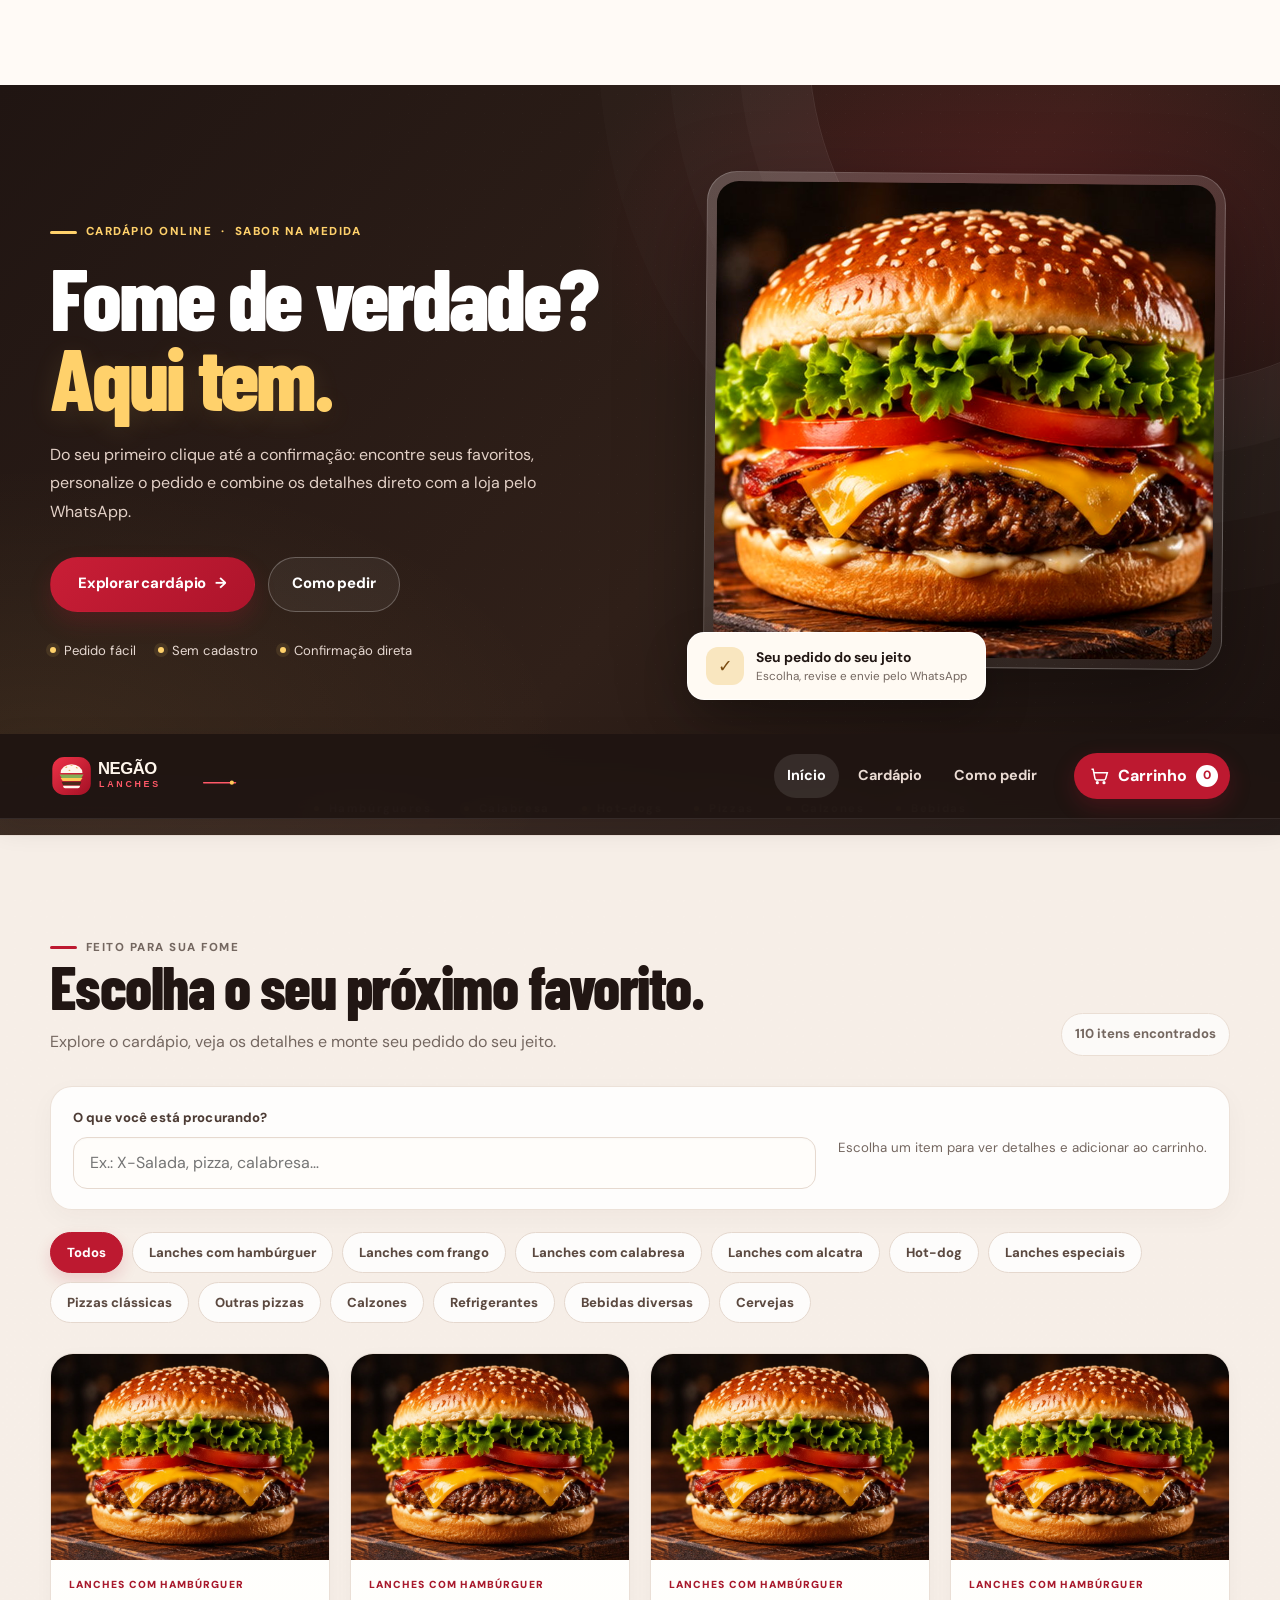
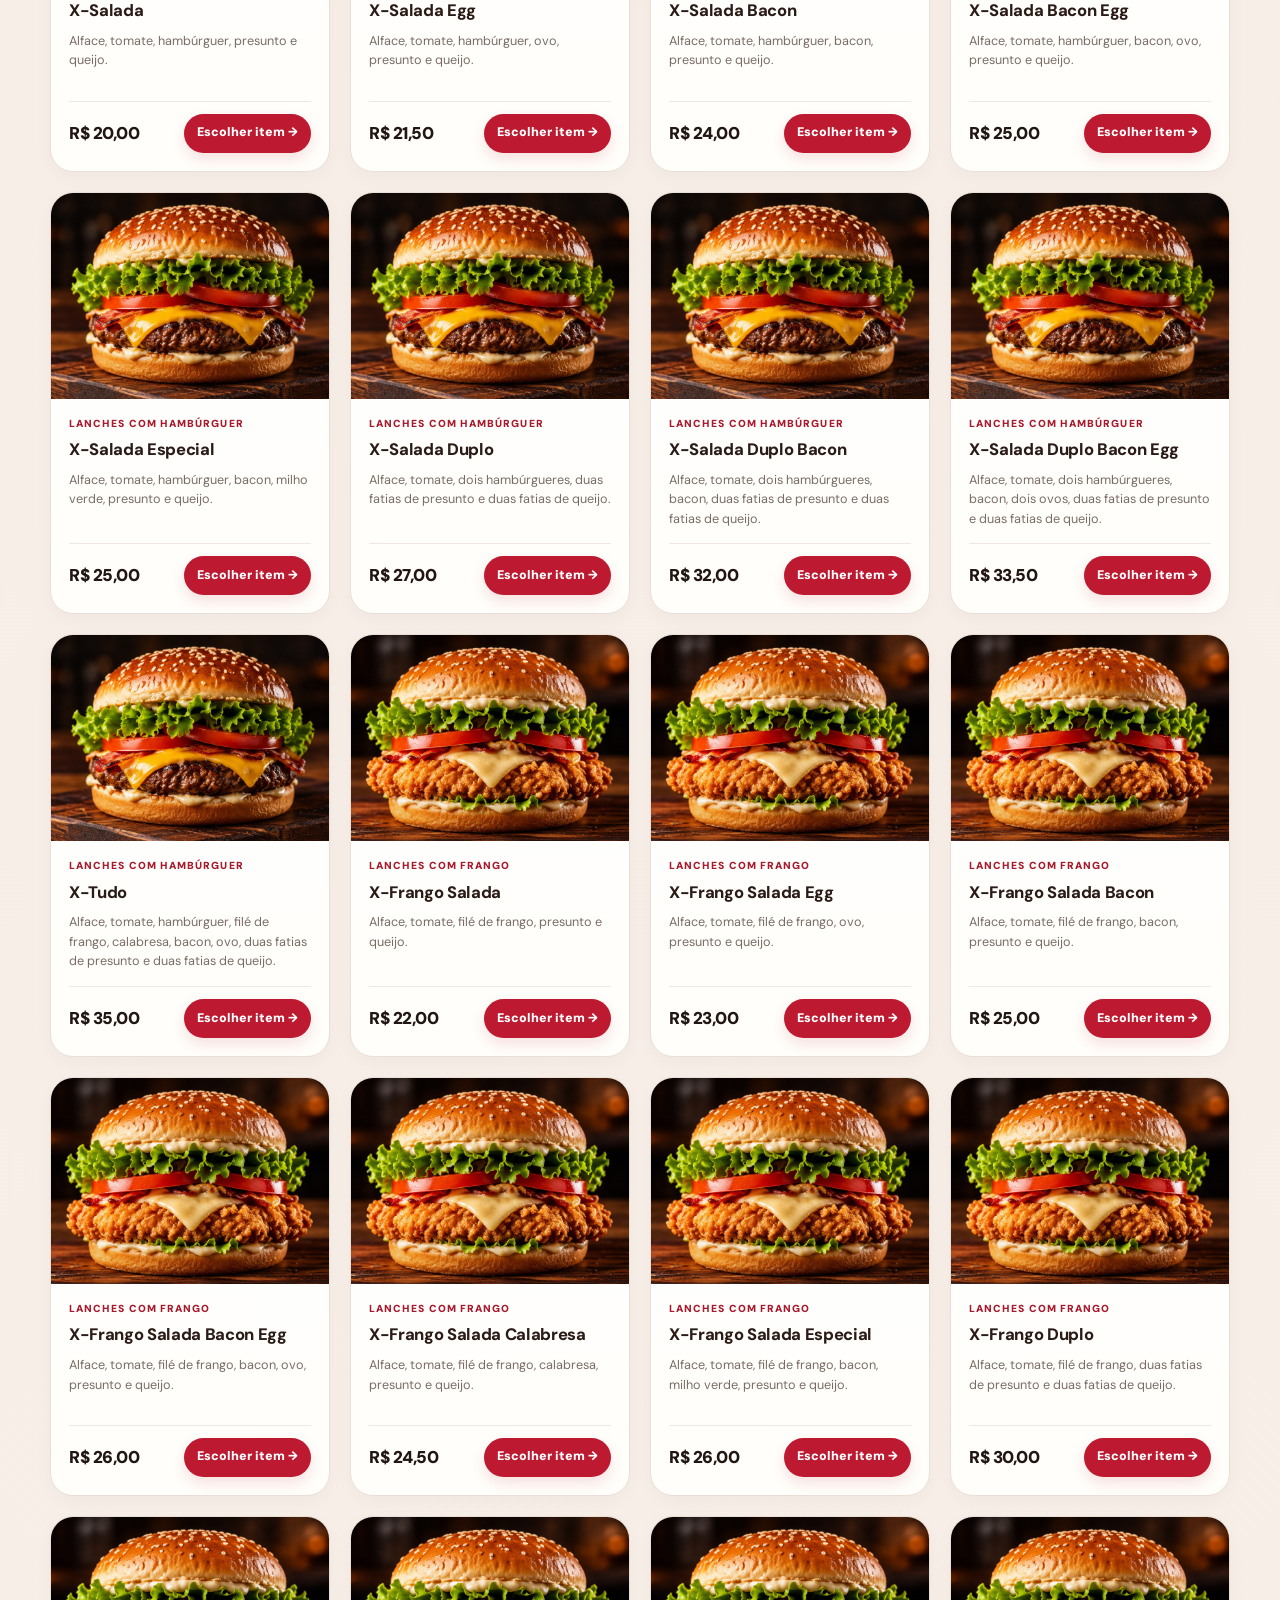
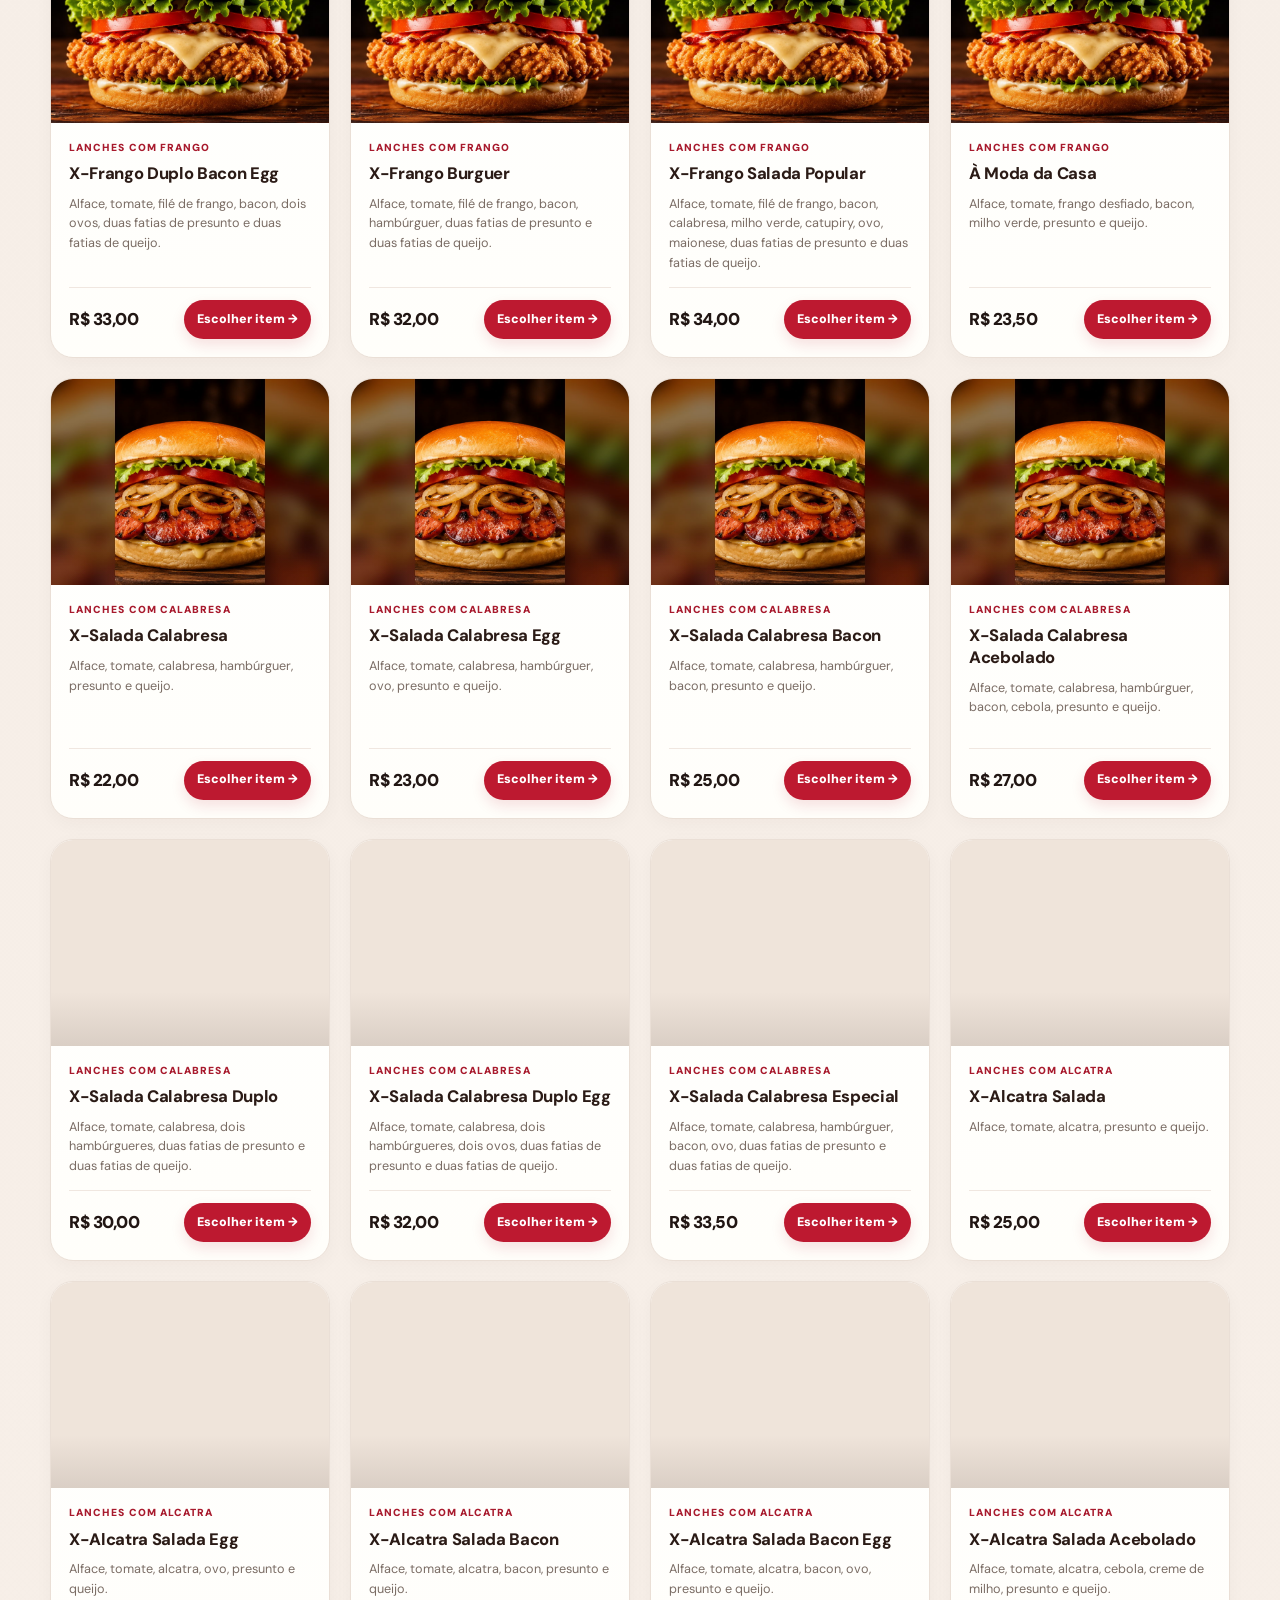
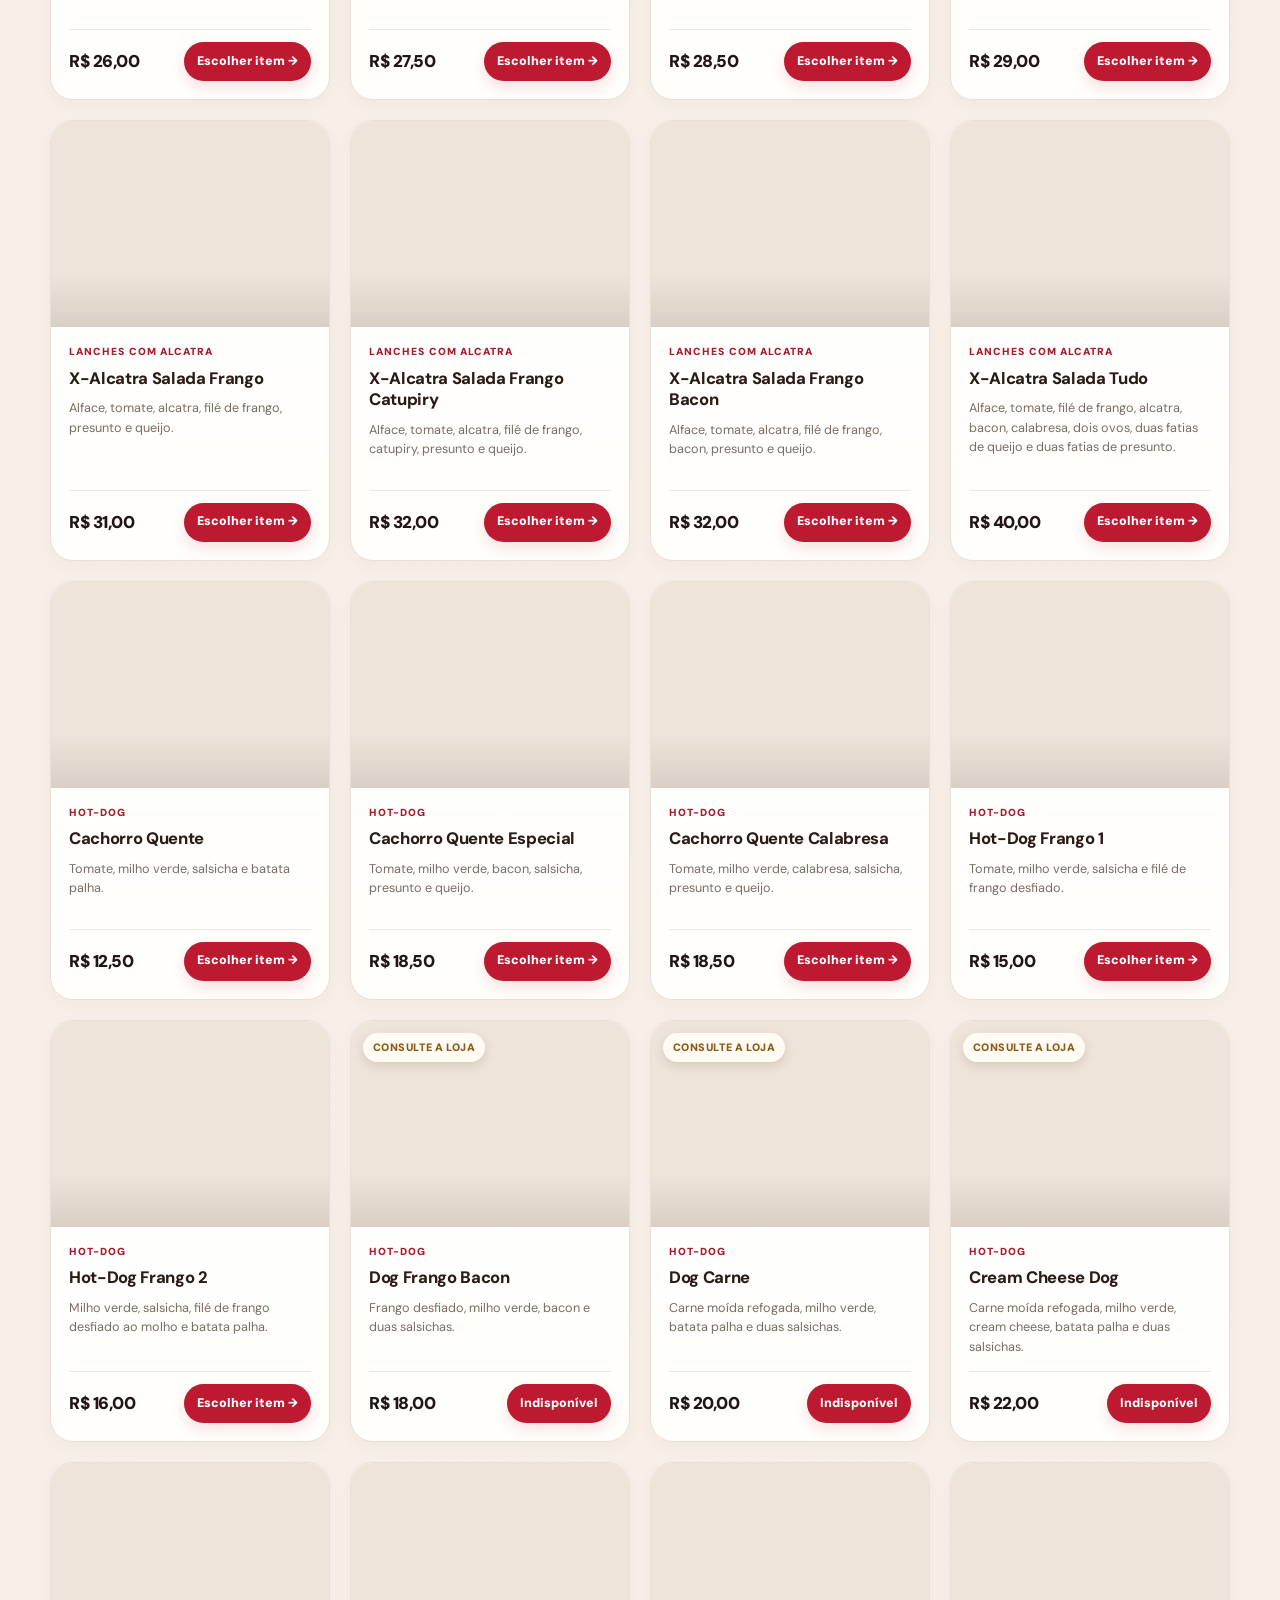
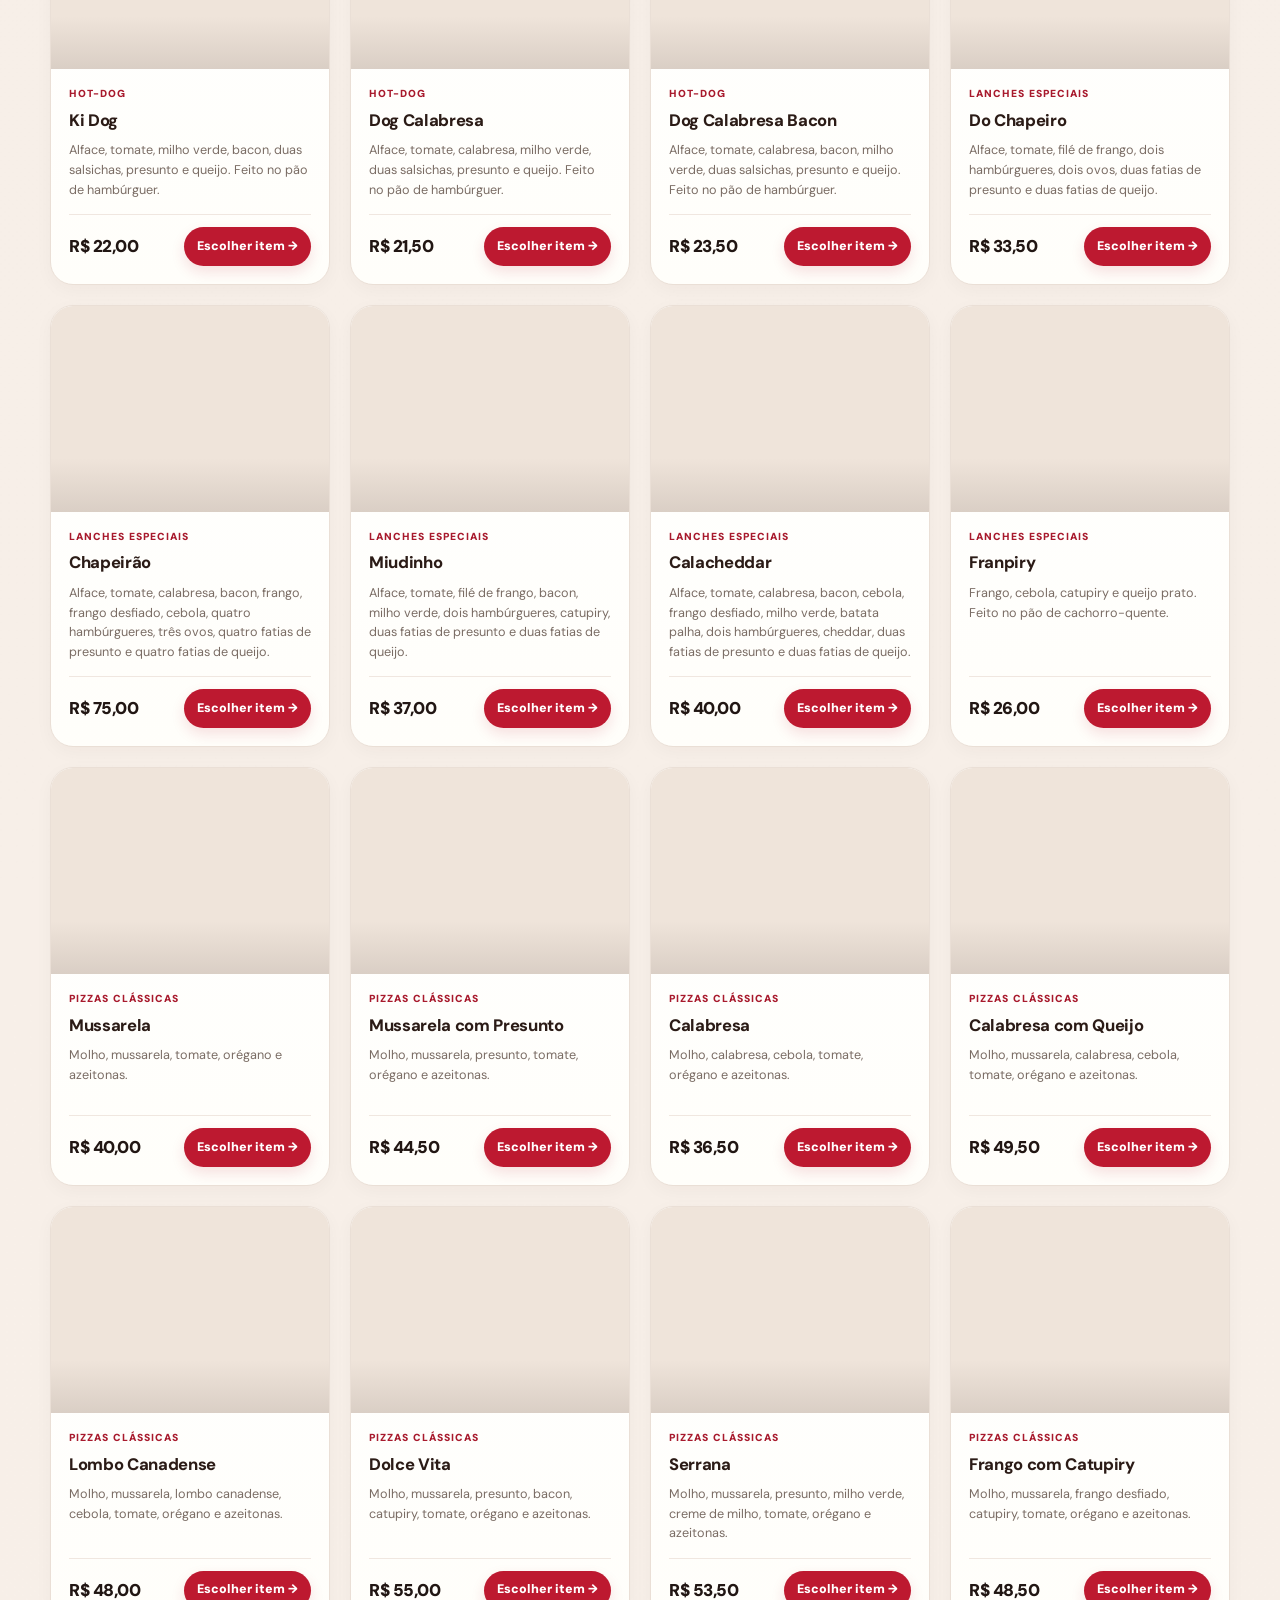
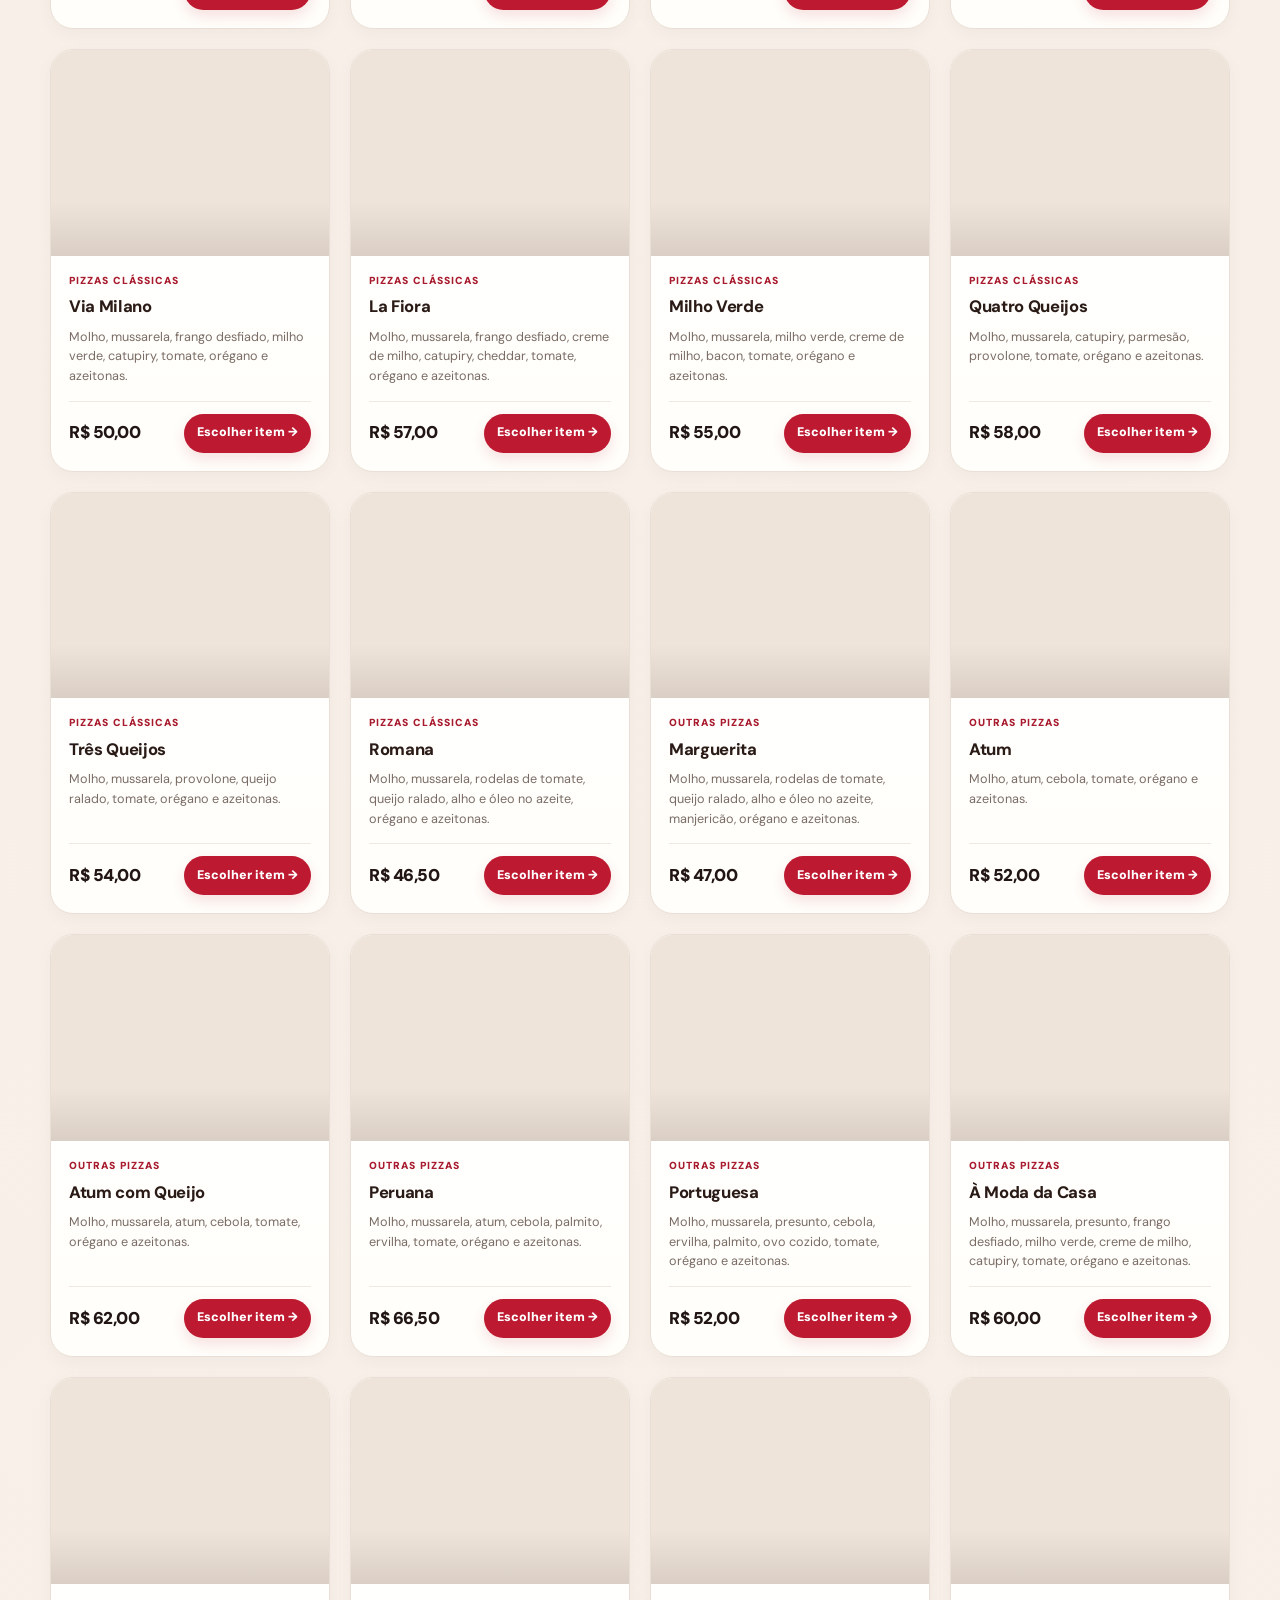
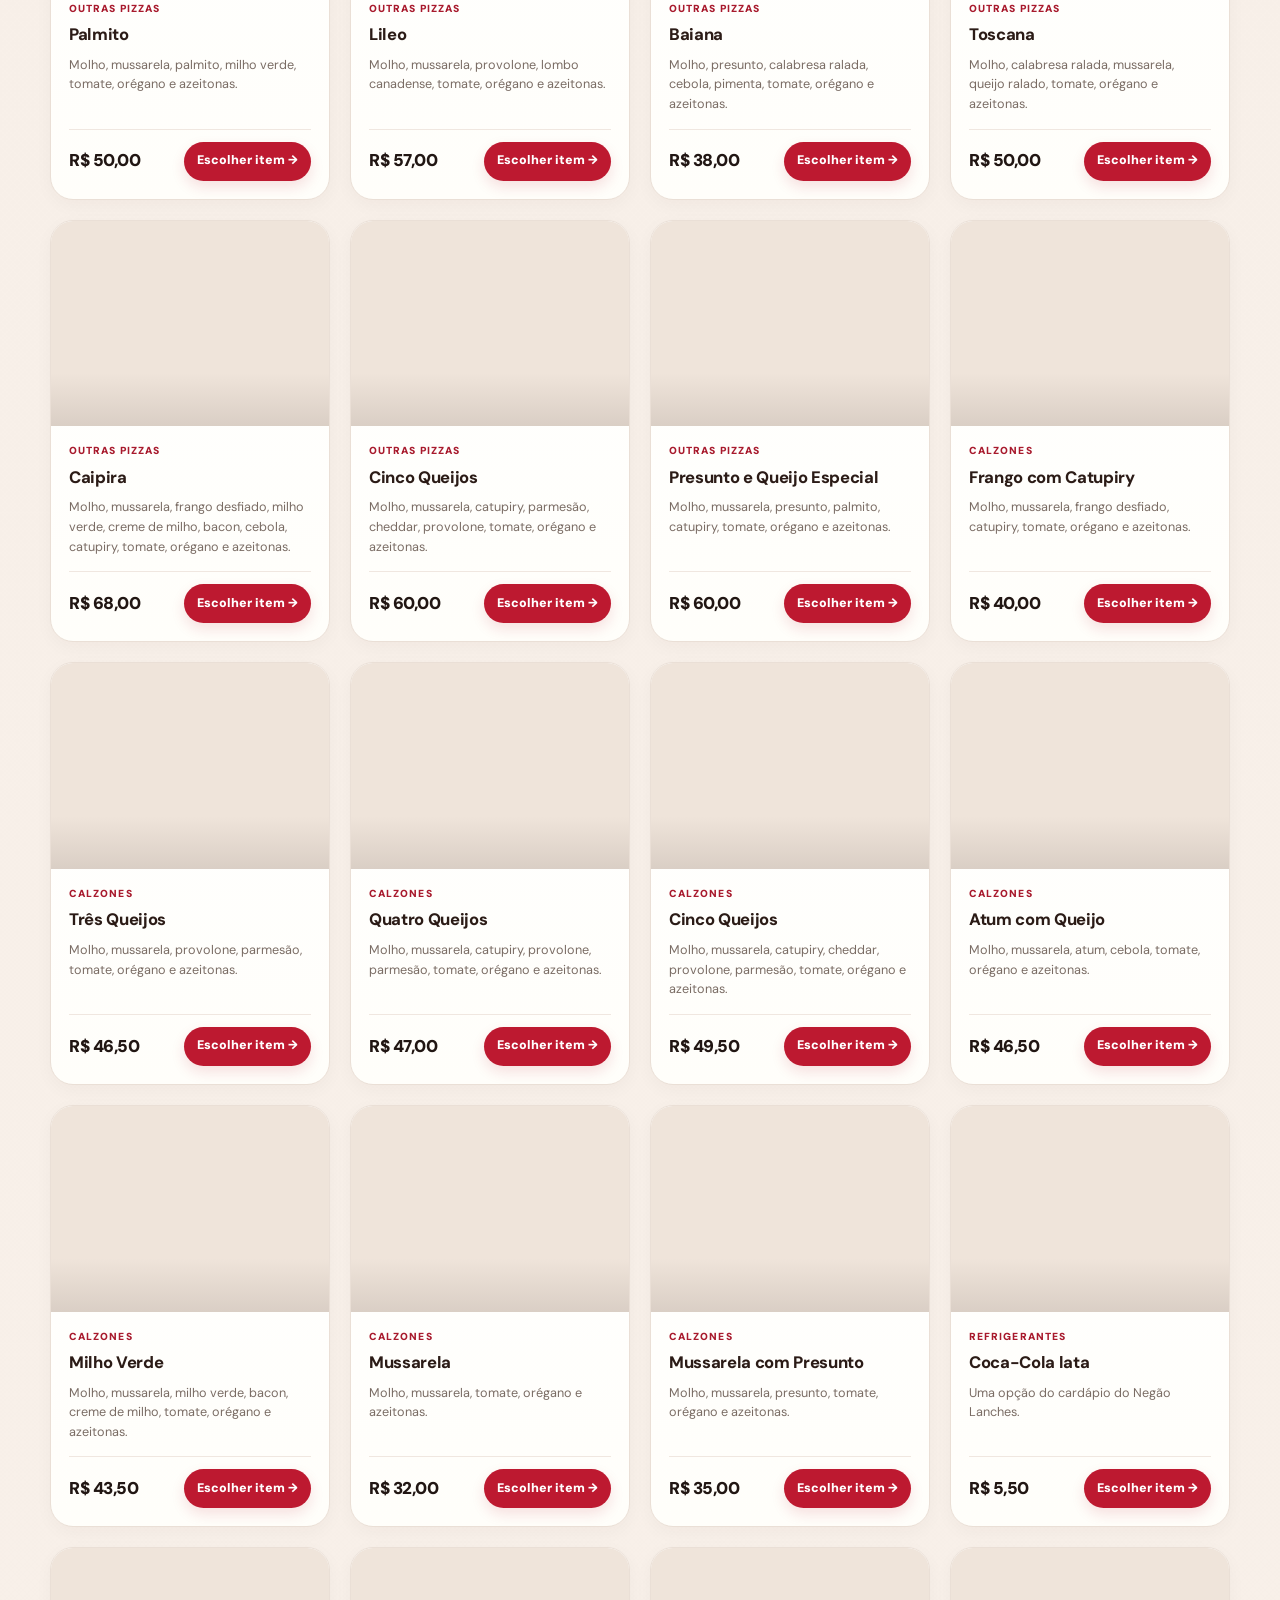
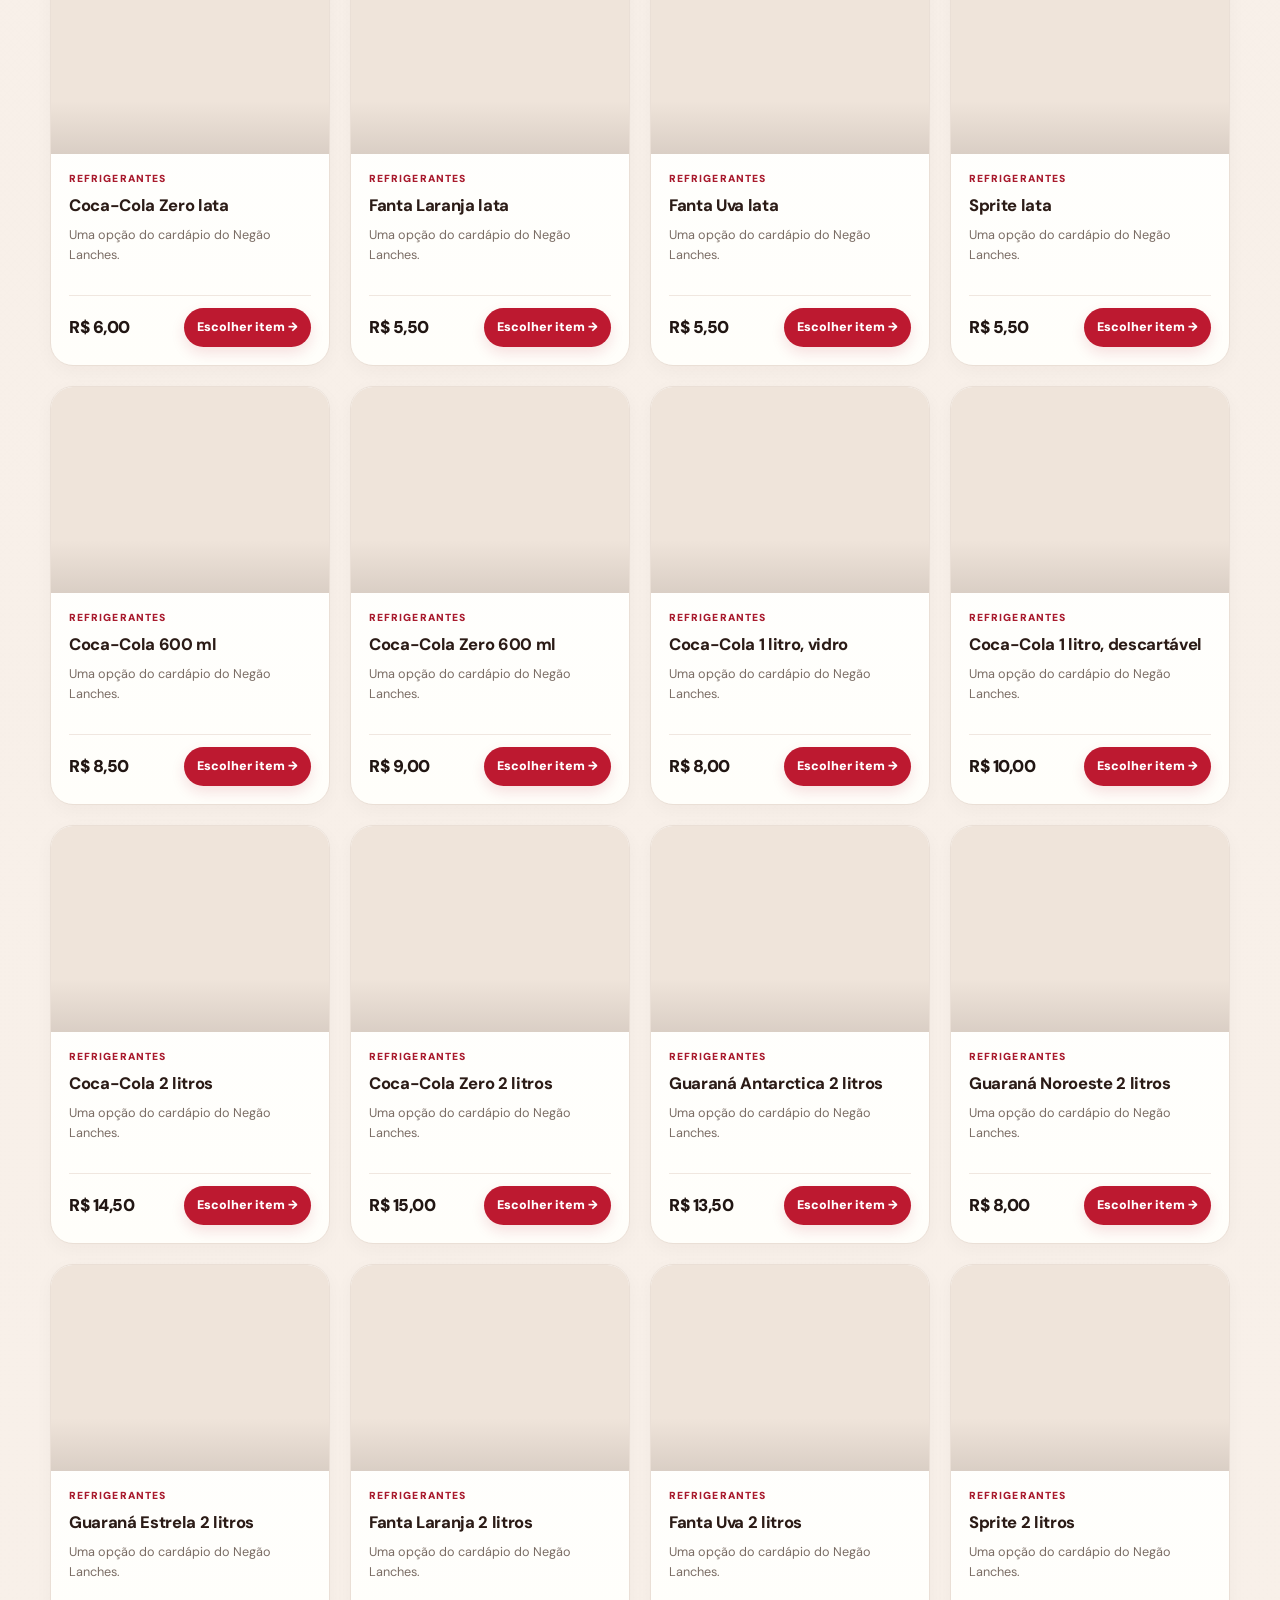
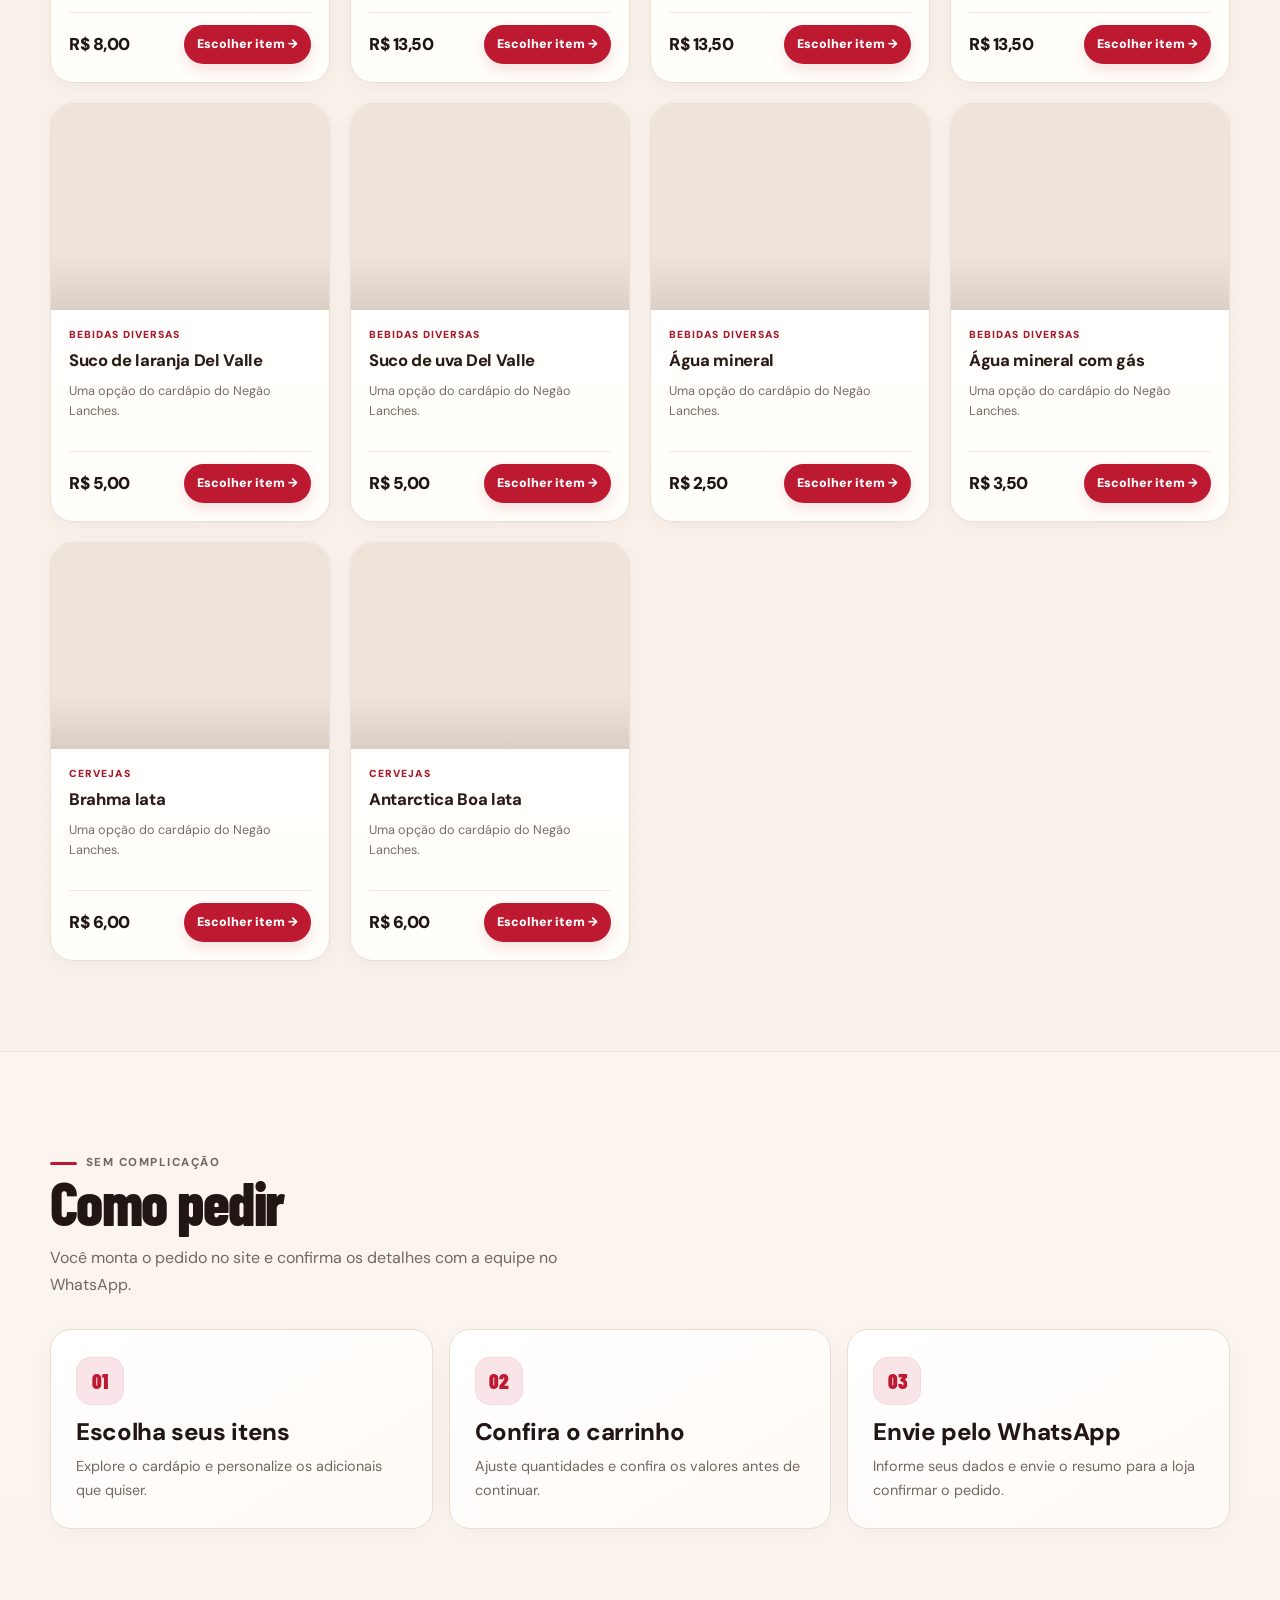
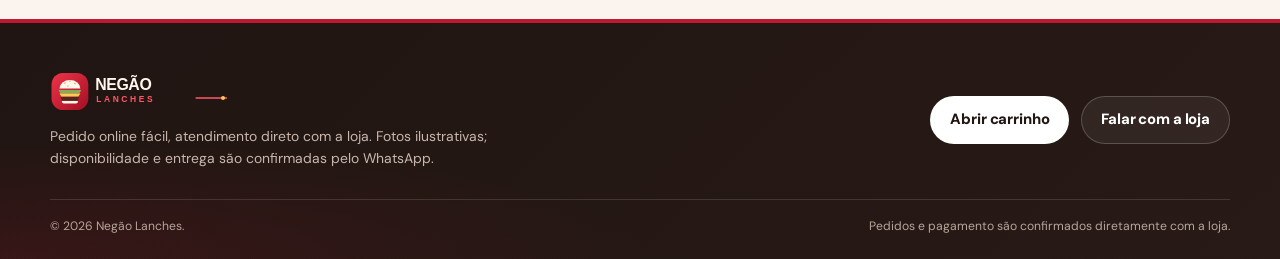
<file: Negao-Lanches-Fluxo-de-Pedido-Atualizado/pedido.html>
<!doctype html>
<html lang="pt-BR">
<head><meta charset="utf-8"><meta name="viewport" content="width=device-width, initial-scale=1"><meta name="theme-color" content="#211613"><meta name="description" content="Escolha seu lanche e personalize seu pedido no Negão Lanches."><title>Escolha seu lanche | Negão Lanches</title><link rel="icon" href="assets/images/logo-negao-lanches-icon.svg" type="image/svg+xml"><link rel="stylesheet" href="css/styles.css"><script src="js/app.js" defer></script></head>
<body data-page="product">
<header class="site-header"><div class="container header-inner"><a class="brand" href="index.html" aria-label="Negão Lanches - início"><img src="assets/images/logo-negao-lanches-dark.svg" alt="Negão Lanches"></a><button class="menu-toggle" id="menuToggle" aria-label="Abrir menu" aria-expanded="false" aria-controls="mainNav">☰</button><nav class="nav" id="mainNav" aria-label="Navegação principal"><a href="index.html">Início</a><a href="index.html#cardapio">Cardápio</a><a href="index.html#como-pedir">Como pedir</a></nav><div class="header-actions"><a class="cart-link" href="carrinho.html"><svg width="20" height="20" viewBox="0 0 24 24" fill="none" stroke="currentColor" stroke-width="1.8" aria-hidden="true"><path d="M3 4h2l2.2 11.1a2 2 0 0 0 2 1.6h8.9a2 2 0 0 0 1.9-1.5L22 8H6"/><circle cx="10" cy="20" r="1"/><circle cx="18" cy="20" r="1"/></svg><span>Carrinho</span><span class="cart-count" data-cart-count>0</span></a></div></div></header>
<main><div class="container"><nav class="breadcrumbs" aria-label="Caminho"><a href="index.html">Início</a><span>›</span><a href="index.html#cardapio">Cardápio</a><span>›</span><span id="crumbProduct">Detalhes do item</span></nav><section class="product-detail" id="productDetail"><div class="detail-image"><img id="detailImage" src="assets/images/calabresa-alcatra.jpg" alt="Imagem ilustrativa do produto"></div><div class="detail-panel"><p class="eyebrow" id="detailCategory">Escolha seu pedido</p><h1 id="detailName">Carregando produto…</h1><p class="desc" id="detailDescription"></p><p class="detail-price" id="detailPrice"></p><div class="detail-divider"></div><div id="addonArea"></div><div class="detail-divider"></div><label class="option-title" for="itemNote">Observação para a cozinha (opcional)</label><textarea id="itemNote" class="search-input" rows="3" style="height:auto;padding:12px 14px;resize:vertical" placeholder="Ex.: sem cebola, ponto da carne…"></textarea><div class="detail-action-row"><div class="quantity-control" aria-label="Quantidade"><button type="button" id="qtyMinus" aria-label="Diminuir quantidade">−</button><output id="qtyValue" aria-live="polite">1</output><button type="button" id="qtyPlus" aria-label="Aumentar quantidade">+</button></div><button class="btn btn-primary btn-large" type="button" id="addToCart">Adicionar ao carrinho</button></div><p class="small-note">O valor da entrega, a disponibilidade e o tempo de preparo são confirmados com a loja no WhatsApp.</p><p id="productError" class="muted" role="alert" hidden></p></div></section></div></main>
<footer class="site-footer"><div class="container"><div class="footer-inner"><div><img class="footer-logo" src="assets/images/logo-negao-lanches-dark.svg" alt="Negão Lanches"><p>Personalize seu pedido. A compra será confirmada diretamente com a loja.</p></div><div class="footer-contact"><a class="btn btn-light" href="index.html#cardapio">Continuar escolhendo</a><a class="btn btn-outline" href="carrinho.html">Ver carrinho</a></div></div><div class="footer-bottom"><p>© 2026 Negão Lanches.</p><p>Fotos ilustrativas.</p></div></div></footer><div class="toast" id="toast" role="status" aria-live="polite"></div>
</body></html>
</file>
<file: Negao-Lanches-Fluxo-de-Pedido-Atualizado/css/styles.css>
@import url('https://fonts.googleapis.com/css2?family=DM+Sans:wght@400;500;600;700;800&family=Barlow+Condensed:wght@600;700;800&display=swap');
:root{--red:#c8192e;--red-dark:#a91427;--red-soft:#fff0f1;--cream:#fffaf6;--cream-2:#f5eee8;--ink:#201714;--muted:#756a64;--line:#e9ddd5;--white:#fff;--gold:#ffc857;--green:#386d46;--shadow:0 14px 36px rgba(45,20,12,.09);--shadow-lg:0 24px 70px rgba(25,12,8,.16);--radius:22px;--radius-sm:14px;--max:1180px;--body:'DM Sans',system-ui,-apple-system,'Segoe UI',sans-serif;--display:'Barlow Condensed','Arial Narrow',Impact,sans-serif}
*{box-sizing:border-box}html{scroll-behavior:smooth;scroll-padding-top:90px}body{margin:0;background:var(--cream);color:var(--ink);font:400 16px/1.6 var(--body);-webkit-font-smoothing:antialiased}img{display:block;max-width:100%}a{color:inherit;text-decoration:none}button,input,select,textarea{font:inherit}button,a{-webkit-tap-highlight-color:transparent}button{cursor:pointer}button:focus-visible,a:focus-visible,input:focus-visible,select:focus-visible,textarea:focus-visible{outline:3px solid var(--gold);outline-offset:3px}::selection{background:#ffdce0;color:var(--ink)}.container{width:min(calc(100% - 40px),var(--max));margin-inline:auto}.narrow{max-width:820px}.muted{color:var(--muted)}.eyebrow{display:inline-flex;align-items:center;gap:9px;margin:0 0 14px;color:var(--red);font-size:.76rem;font-weight:800;letter-spacing:.15em;text-transform:uppercase}.eyebrow:before{content:"";width:24px;height:3px;border-radius:2px;background:var(--red)}h1,h2,h3,h4,p{margin-top:0}h1,h2,h3{font-family:var(--display);font-weight:800;line-height:.98;letter-spacing:-.015em}h1{font-size:clamp(3.3rem,7vw,6.1rem)}h2{font-size:clamp(2.5rem,4.5vw,4rem)}h3{font-size:1.55rem}.section-head{display:flex;align-items:end;justify-content:space-between;gap:24px;margin-bottom:26px}.section-head h2{margin:0}.section-head p{max-width:48ch;margin:12px 0 0;color:var(--muted)}.section{padding:78px 0}.section.alt{background:var(--cream-2)}
/* header */
.site-header{position:sticky;top:0;z-index:100;background:rgba(31,22,18,.97);color:white;border-bottom:1px solid rgba(255,255,255,.09);box-shadow:0 8px 28px rgba(30,10,5,.1);backdrop-filter:blur(14px)}.header-inner{display:flex;align-items:center;gap:25px;min-height:82px}.brand{display:flex;align-items:center;flex:0 0 auto}.brand img{width:202px;height:auto;max-height:56px;object-fit:contain}.nav{display:flex;align-items:center;gap:6px;margin-left:auto}.nav a{padding:10px 13px;color:#f5eae5;font-size:.9rem;font-weight:700;border-radius:100px;transition:background .2s,color .2s}.nav a:hover,.nav a[aria-current=page]{background:rgba(255,255,255,.1);color:#fff}.header-actions{display:flex;align-items:center;gap:10px}.cart-link{display:inline-flex;align-items:center;gap:9px;padding:11px 15px;background:var(--red);color:white;font-weight:800;border-radius:999px;transition:transform .2s,background .2s;white-space:nowrap}.cart-link:hover{background:var(--red-dark);transform:translateY(-1px)}.cart-count{display:inline-grid;place-items:center;min-width:22px;height:22px;padding:0 5px;border-radius:99px;background:white;color:var(--red);font-size:.75rem}.menu-toggle{display:none;border:1px solid rgba(255,255,255,.23);color:white;background:transparent;border-radius:12px;width:44px;height:42px;font-size:1.35rem}
/* buttons */
.btn{display:inline-flex;align-items:center;justify-content:center;gap:9px;min-height:48px;padding:12px 19px;border:1px solid transparent;border-radius:999px;font-weight:800;font-size:.93rem;line-height:1.2;text-align:center;transition:transform .18s,background .18s,box-shadow .18s,border-color .18s}.btn:hover:not(:disabled){transform:translateY(-2px)}.btn:disabled{opacity:.45;cursor:not-allowed}.btn-primary{background:var(--red);color:white;box-shadow:0 8px 18px rgba(200,25,46,.18)}.btn-primary:hover:not(:disabled){background:var(--red-dark);box-shadow:0 12px 25px rgba(200,25,46,.24)}.btn-dark{background:var(--ink);color:white}.btn-dark:hover{background:#392720}.btn-outline{border-color:var(--line);background:white;color:var(--ink)}.btn-outline:hover{border-color:var(--red);color:var(--red)}.btn-light{background:white;color:var(--ink)}.btn-large{min-height:55px;padding:15px 23px}.btn-block{width:100%}.text-link{color:var(--red);font-weight:800;text-decoration:underline;text-decoration-color:#e5a6ac;text-underline-offset:4px}
/* home hero */
.hero{position:relative;overflow:hidden;background:#211613;color:white;padding:70px 0 0}.hero:before{content:"";position:absolute;width:700px;height:700px;right:-240px;top:-360px;border:1px solid rgba(255,255,255,.08);border-radius:50%;box-shadow:0 0 0 80px rgba(255,255,255,.025),0 0 0 160px rgba(255,255,255,.02)}.hero-grid{position:relative;display:grid;grid-template-columns:1.08fr .92fr;align-items:center;gap:55px;padding-bottom:70px}.hero h1{max-width:690px;margin:0 0 22px}.hero h1 span{color:var(--gold)}.hero-copy>p:not(.eyebrow){max-width:550px;color:#d9c8c0;font-size:1.08rem}.hero-actions{display:flex;flex-wrap:wrap;gap:12px;margin-top:28px}.hero-highlights{display:flex;flex-wrap:wrap;gap:18px;margin-top:29px;color:#f1e2db;font-size:.85rem}.hero-highlights span{display:inline-flex;align-items:center;gap:8px}.hero-highlights i{display:inline-block;width:7px;height:7px;border-radius:50%;background:var(--gold)}.hero-visual{position:relative;min-width:0}.hero-image-frame{position:relative;padding:12px;background:rgba(255,255,255,.08);border:1px solid rgba(255,255,255,.15);border-radius:32px;box-shadow:0 28px 70px rgba(0,0,0,.3);transform:rotate(1.2deg)}.hero-image{width:100%;height:420px;object-fit:cover;border-radius:23px}.hero-badge{position:absolute;left:-20px;bottom:28px;max-width:230px;padding:16px 20px;color:var(--ink);background:var(--gold);border-radius:18px;box-shadow:var(--shadow-lg);transform:rotate(-3deg)}.hero-badge small{display:block;font-size:.7rem;font-weight:800;letter-spacing:.1em;text-transform:uppercase}.hero-badge strong{display:block;font-family:var(--display);font-size:1.9rem;line-height:1.05}.hero-strip{display:flex;justify-content:center;align-items:center;gap:28px;flex-wrap:wrap;padding:16px 20px;background:rgba(255,255,255,.055);border-top:1px solid rgba(255,255,255,.09);font-size:.77rem;font-weight:800;letter-spacing:.12em;color:#e8d6ce}.hero-strip span{display:inline-flex;align-items:center;gap:10px}.hero-strip span:before{content:"";width:5px;height:5px;border-radius:50%;background:var(--red)}
/* highlight + catalog */
.featured{display:grid;grid-template-columns:1fr 1fr;overflow:hidden;background:white;border:1px solid var(--line);border-radius:28px;box-shadow:var(--shadow)}.featured-media{position:relative;min-height:330px;background:#33241f}.featured-media img{width:100%;height:100%;min-height:330px;object-fit:cover}.featured-tag{position:absolute;top:18px;left:18px;padding:8px 12px;background:var(--gold);color:var(--ink);font-size:.72rem;font-weight:900;text-transform:uppercase;letter-spacing:.08em;border-radius:99px}.featured-copy{align-self:center;padding:clamp(25px,4vw,48px)}.featured-copy h2{margin:0 0 14px;font-size:clamp(2.5rem,4.2vw,3.8rem)}.featured-copy p{color:var(--muted)}.price{font-size:1.3rem;font-weight:900;color:var(--red)}.price strong{font-family:var(--display);font-size:2.4rem;line-height:1}.featured-actions{display:flex;align-items:center;gap:12px;flex-wrap:wrap;margin-top:22px}.catalog-toolbar{display:grid;grid-template-columns:minmax(220px,1fr) auto;gap:18px;align-items:end;margin-bottom:21px}.search-label{display:block;margin-bottom:8px;font-size:.83rem;font-weight:800}.search-input{width:100%;height:50px;padding:0 16px;border:1px solid var(--line);border-radius:14px;background:white;color:var(--ink)}.search-input:focus{border-color:var(--red)}.category-list{display:flex;flex-wrap:wrap;gap:8px;margin:0 0 28px;padding:0;list-style:none}.category-chip{min-height:40px;padding:9px 15px;border:1px solid var(--line);border-radius:999px;background:white;color:#59483f;font-size:.82rem;font-weight:800;white-space:nowrap}.category-chip:hover,.category-chip.active{border-color:var(--red);background:var(--red);color:white}.results-count{margin:0;color:var(--muted);font-size:.82rem}.product-grid{display:grid;grid-template-columns:repeat(4,minmax(0,1fr));gap:19px}.product-card{display:flex;flex-direction:column;min-width:0;overflow:hidden;background:white;border:1px solid var(--line);border-radius:20px;transition:transform .22s,box-shadow .22s,border-color .22s}.product-card:hover{transform:translateY(-4px);box-shadow:var(--shadow);border-color:#e2c7be}.product-media{position:relative;aspect-ratio:1.35;background:#eee3da;overflow:hidden}.product-media img{width:100%;height:100%;object-fit:cover;transition:transform .35s}.product-card:hover .product-media img{transform:scale(1.035)}.product-tag{position:absolute;left:12px;top:12px;padding:6px 9px;background:rgba(255,255,255,.94);color:var(--red);font-size:.67rem;font-weight:900;text-transform:uppercase;letter-spacing:.06em;border-radius:99px}.product-body{display:flex;flex:1;flex-direction:column;padding:17px}.product-category{margin:0 0 6px;color:var(--red);font-size:.68rem;font-weight:900;letter-spacing:.07em;text-transform:uppercase}.product-body h3{margin:0 0 8px;font-family:var(--body);font-size:1.02rem;line-height:1.35;letter-spacing:-.02em}.product-description{flex:1;min-height:49px;margin:0 0 15px;color:var(--muted);font-size:.81rem;line-height:1.5}.product-bottom{display:flex;align-items:center;justify-content:space-between;gap:9px;margin-top:auto}.product-price{font-size:1.05rem;font-weight:900;white-space:nowrap}.product-choose{display:inline-flex;align-items:center;justify-content:center;min-height:39px;padding:8px 12px;background:var(--red-soft);color:var(--red);border:0;border-radius:999px;font-size:.8rem;font-weight:900}.product-choose:hover{background:var(--red);color:white}.empty-results{grid-column:1/-1;padding:55px 20px;border:1px dashed var(--line);border-radius:20px;text-align:center;color:var(--muted)}.trust-row{display:grid;grid-template-columns:repeat(3,1fr);gap:18px}.trust-card{padding:24px;background:white;border:1px solid var(--line);border-radius:18px}.trust-card .trust-icon{display:grid;place-items:center;width:42px;height:42px;margin-bottom:15px;border-radius:13px;background:var(--red-soft);color:var(--red);font-weight:900}.trust-card h3{margin:0 0 7px;font-family:var(--body);font-size:1rem}.trust-card p{margin:0;color:var(--muted);font-size:.9rem}
/* order detail */
.breadcrumbs{display:flex;flex-wrap:wrap;align-items:center;gap:9px;margin:27px 0;color:var(--muted);font-size:.83rem}.breadcrumbs a{color:var(--red);font-weight:800}.product-detail{display:grid;grid-template-columns:minmax(0,1fr) minmax(0,.95fr);gap:clamp(25px,5vw,60px);align-items:start;padding-bottom:75px}.detail-image{overflow:hidden;background:#eee3da;border-radius:28px;box-shadow:var(--shadow)}.detail-image img{width:100%;aspect-ratio:1/1;object-fit:cover}.detail-panel{padding:clamp(22px,4vw,38px);background:white;border:1px solid var(--line);border-radius:25px;box-shadow:var(--shadow)}.detail-panel h1{font-size:clamp(2.8rem,5vw,4.5rem);margin:0 0 14px}.detail-panel .desc{color:var(--muted)}.detail-price{margin:18px 0;font-family:var(--display);font-size:2.8rem;font-weight:800;color:var(--red);line-height:1}.detail-divider{height:1px;margin:22px 0;background:var(--line)}.option-title{display:block;margin-bottom:10px;font-size:.88rem;font-weight:900}.addon-list{display:grid;gap:9px}.addon-option{display:flex;align-items:center;gap:11px;padding:12px 13px;background:#fffdfa;border:1px solid var(--line);border-radius:13px;cursor:pointer}.addon-option:has(input:checked){border-color:var(--red);background:var(--red-soft)}.addon-option input{width:18px;height:18px;accent-color:var(--red)}.addon-name{flex:1;font-size:.9rem;font-weight:700}.addon-price{font-size:.85rem;font-weight:900;white-space:nowrap}.quantity-control{display:inline-flex;align-items:center;gap:0;overflow:hidden;border:1px solid var(--line);border-radius:999px;background:white}.quantity-control button{display:grid;place-items:center;width:42px;height:42px;border:0;background:white;color:var(--ink);font-size:1.3rem;font-weight:800}.quantity-control button:hover{background:var(--red-soft);color:var(--red)}.quantity-control output{min-width:40px;text-align:center;font-weight:900}.detail-action-row{display:grid;grid-template-columns:auto 1fr;gap:12px;margin-top:24px}.small-note{margin:15px 0 0;color:var(--muted);font-size:.78rem}
/* cart/check out */
.page-banner{padding:45px 0 38px;background:var(--cream-2);border-bottom:1px solid var(--line)}.page-banner h1{margin:0 0 10px;font-size:clamp(3rem,5vw,4.6rem)}.page-banner p{max-width:680px;margin:0;color:var(--muted)}.steps{display:flex;align-items:center;gap:9px;margin:22px 0 0;padding:0;list-style:none}.steps li{display:flex;align-items:center;gap:8px;color:var(--muted);font-size:.8rem;font-weight:800}.steps li+li:before{content:"";width:24px;height:1px;background:var(--line);margin-right:1px}.steps b{display:grid;place-items:center;width:28px;height:28px;border:1px solid var(--line);border-radius:50%;background:white;color:var(--muted)}.steps .current{color:var(--red)}.steps .current b,.steps .done b{border-color:var(--red);background:var(--red);color:white}.content-section{padding:44px 0 78px}.checkout-layout{display:grid;grid-template-columns:minmax(0,1.3fr) minmax(280px,.7fr);align-items:start;gap:24px}.panel{padding:clamp(20px,3vw,30px);background:white;border:1px solid var(--line);border-radius:22px;box-shadow:var(--shadow)}.panel h2{margin:0 0 20px;font-size:2.3rem}.cart-list{display:grid;gap:0}.cart-row{display:grid;grid-template-columns:95px minmax(0,1fr) auto;gap:17px;align-items:start;padding:19px 0;border-bottom:1px solid var(--line)}.cart-row:first-child{padding-top:0}.cart-row:last-child{border-bottom:0}.cart-row img{width:95px;height:95px;object-fit:cover;border-radius:14px;background:var(--cream-2)}.cart-row h3{margin:0 0 6px;font-family:var(--body);font-size:.98rem;line-height:1.35}.cart-row p{margin:0 0 5px;color:var(--muted);font-size:.81rem}.cart-row .line-price{font-weight:900;white-space:nowrap}.cart-controls{display:flex;align-items:center;flex-wrap:wrap;gap:9px;margin-top:10px}.cart-controls .quantity-control button{width:31px;height:31px;font-size:1.1rem}.cart-controls .quantity-control output{min-width:26px;font-size:.85rem}.remove-item{border:0;background:none;color:var(--red);font-size:.79rem;font-weight:800;text-decoration:underline;text-underline-offset:3px}.summary-list{display:grid;gap:12px;margin:0;padding:0;list-style:none}.summary-list li{display:flex;justify-content:space-between;gap:18px;color:var(--muted);font-size:.9rem}.summary-list strong{color:var(--ink)}.summary-total{display:flex;align-items:center;justify-content:space-between;gap:20px;padding-top:17px;margin-top:17px;border-top:1px solid var(--line)}.summary-total span{font-weight:800}.summary-total strong{color:var(--red);font-size:1.5rem;font-weight:900}.summary-panel .btn{margin-top:21px}.summary-footnote{margin:12px 0 0;color:var(--muted);font-size:.76rem}.empty-cart{padding:30px 18px;text-align:center}.empty-cart h2{font-size:2.1rem}.empty-cart p{color:var(--muted)}.form-grid{display:grid;grid-template-columns:1fr 1fr;gap:16px}.field{display:grid;gap:7px}.field.full{grid-column:1/-1}.field label{font-size:.84rem;font-weight:800}.field input,.field select,.field textarea{width:100%;min-height:48px;padding:12px 14px;border:1px solid var(--line);border-radius:12px;background:#fffdfa;color:var(--ink)}.field textarea{min-height:94px;resize:vertical}.field input:focus,.field select:focus,.field textarea:focus{border-color:var(--red);outline-color:#ffc857}.field-hint{margin:-1px 0 0;color:var(--muted);font-size:.76rem}.radio-cards{display:grid;grid-template-columns:1fr 1fr;gap:10px}.radio-card{display:flex;align-items:center;gap:10px;padding:13px;border:1px solid var(--line);border-radius:13px;cursor:pointer}.radio-card:has(input:checked){border-color:var(--red);background:var(--red-soft)}.radio-card input{accent-color:var(--red)}.notice{padding:14px 16px;border-radius:13px;background:#fff7e4;color:#694c16;font-size:.82rem}.success-panel{max-width:760px;margin:0 auto;text-align:center}.success-mark{display:grid;place-items:center;width:64px;height:64px;margin:0 auto 20px;background:#e7f4e9;color:var(--green);border-radius:50%;font-size:1.7rem;font-weight:900}.success-panel h1{font-size:clamp(2.8rem,5vw,4.5rem)}.success-panel p{color:var(--muted)}
/* footer */
.site-footer{padding:48px 0 22px;background:#211613;color:#f5eae5}.footer-inner{display:grid;grid-template-columns:1fr auto;align-items:center;gap:28px;padding-bottom:30px}.footer-logo{width:190px;margin-bottom:13px}.footer-inner p{max-width:500px;margin:0;color:#c9b7ae;font-size:.87rem}.footer-contact{display:flex;flex-wrap:wrap;align-items:center;gap:12px}.footer-bottom{display:flex;justify-content:space-between;gap:20px;flex-wrap:wrap;padding-top:17px;border-top:1px solid rgba(255,255,255,.13);color:#b7a59c;font-size:.76rem}.footer-bottom p{margin:0}.toast{position:fixed;z-index:3000;left:50%;bottom:25px;transform:translate(-50%,30px);max-width:calc(100% - 30px);padding:13px 18px;border-radius:999px;background:#211613;color:white;box-shadow:var(--shadow-lg);font-size:.87rem;font-weight:800;opacity:0;pointer-events:none;transition:opacity .2s,transform .2s}.toast.show{opacity:1;transform:translate(-50%,0)}[hidden]{display:none!important}
@media(max-width:1000px){.hero-grid{gap:30px}.product-grid{grid-template-columns:repeat(3,minmax(0,1fr))}.nav{gap:0}.nav a{padding:9px 10px;font-size:.82rem}.brand img{width:178px}.header-inner{gap:15px}.cart-row{grid-template-columns:78px minmax(0,1fr) auto}.cart-row img{width:78px;height:78px}}
@media(max-width:780px){.section{padding:58px 0}.header-inner{min-height:72px;gap:11px}.brand img{width:160px}.menu-toggle{display:inline-grid;place-items:center;margin-left:auto}.nav{display:none;position:absolute;top:calc(100% - 1px);left:20px;right:20px;align-items:stretch;flex-direction:column;gap:4px;padding:11px;background:#211613;border:1px solid rgba(255,255,255,.14);border-radius:0 0 17px 17px;box-shadow:var(--shadow-lg)}.nav.open{display:flex}.nav a{padding:12px 13px;font-size:.9rem}.header-actions{gap:7px}.cart-link{padding:10px 12px}.hero{padding-top:48px}.hero-grid{grid-template-columns:1fr;padding-bottom:52px}.hero h1{font-size:clamp(3.3rem,12vw,5rem)}.hero-copy>p:not(.eyebrow){font-size:1rem}.hero-visual{max-width:590px;width:92%;margin:4px auto 0}.hero-image{height:min(75vw,400px)}.hero-badge{left:-13px;bottom:20px}.hero-strip{gap:12px 20px;font-size:.69rem}.section-head{align-items:start;flex-direction:column;gap:12px}.featured{grid-template-columns:1fr}.featured-media,.featured-media img{min-height:260px;max-height:340px}.featured-copy{padding:27px}.catalog-toolbar{grid-template-columns:1fr;gap:10px}.product-grid{grid-template-columns:repeat(2,minmax(0,1fr));gap:13px}.product-body{padding:13px}.product-description{font-size:.78rem;min-height:62px}.product-bottom{align-items:flex-start;flex-direction:column;gap:9px}.product-choose{width:100%}.trust-row{grid-template-columns:1fr}.product-detail{grid-template-columns:1fr;gap:22px}.detail-image img{max-height:430px}.detail-panel h1{font-size:clamp(2.7rem,10vw,4rem)}.checkout-layout{grid-template-columns:1fr}.summary-panel{order:-1}.footer-inner{grid-template-columns:1fr}.footer-contact{justify-content:flex-start}.page-banner{padding:35px 0 30px}.steps{gap:6px}.steps li{font-size:.72rem}.steps li+li:before{width:12px}.content-section{padding:27px 0 54px}}
@media(max-width:440px){.container{width:min(calc(100% - 28px),var(--max))}.brand img{width:133px}.header-inner{gap:8px}.cart-link{gap:6px;padding:9px 10px;font-size:.8rem}.cart-count{min-width:20px;height:20px}.menu-toggle{width:40px;height:40px}.hero-actions{display:grid;grid-template-columns:1fr}.hero-highlights{gap:10px 14px;font-size:.76rem}.hero-image-frame{padding:8px;border-radius:24px}.hero-image{border-radius:17px}.hero-badge{max-width:190px;padding:12px 14px}.hero-badge strong{font-size:1.6rem}.hero-strip{font-size:.62rem;gap:10px 13px}.product-grid{gap:10px}.product-media{aspect-ratio:1.12}.product-tag{top:7px;left:7px;padding:5px 7px;font-size:.58rem}.product-body{padding:11px}.product-category{font-size:.58rem}.product-body h3{font-size:.88rem}.product-description{min-height:70px;font-size:.73rem}.product-price{font-size:1rem}.product-choose{padding:8px 6px;font-size:.72rem;min-height:37px}.detail-action-row{grid-template-columns:1fr}.detail-action-row .quantity-control{justify-content:center}.cart-row{grid-template-columns:61px minmax(0,1fr);gap:11px}.cart-row img{width:61px;height:61px}.cart-row .line-price{grid-column:2;grid-row:1;margin-top:-4px}.cart-row .cart-info{grid-column:2}.cart-row h3{font-size:.9rem}.panel{padding:18px}.form-grid{grid-template-columns:1fr}.field.full{grid-column:auto}.radio-cards{grid-template-columns:1fr}.steps{flex-wrap:wrap}.steps li+li:before{width:8px}.footer-logo{width:170px}}
@media(prefers-reduced-motion:reduce){*,*::before,*::after{scroll-behavior:auto!important;transition:none!important;animation:none!important}}
.btn.disabled,.btn[aria-disabled="true"]{pointer-events:none;opacity:.45;cursor:not-allowed}


/* visual refinement v2 — identidade acolhedora, editorial e responsiva */
:root{
  --red:#bd1930;
  --red-dark:#981327;
  --red-soft:#fff0f1;
  --cream:#fffaf5;
  --cream-2:#f5ede5;
  --ink:#211613;
  --muted:#746760;
  --line:#eaded4;
  --gold:#ffd16b;
  --shadow:0 16px 38px rgba(48,24,15,.075);
  --shadow-lg:0 26px 72px rgba(25,12,8,.19);
}
html{scroll-padding-top:100px}
body{background:linear-gradient(180deg,#fffaf6 0,#fffaf5 46%,#fbf4ee 100%)}
.container{width:min(calc(100% - 44px),var(--max))}
::selection{background:#f7c5ca;color:var(--ink)}
.eyebrow{letter-spacing:.13em;font-size:.72rem}
.eyebrow:before{width:27px;height:3px}
/* A quieter, more refined navigation bar */
.site-header{background:rgba(31,21,18,.94);box-shadow:0 8px 28px rgba(30,10,5,.12);backdrop-filter:blur(18px)}
.header-inner{min-height:84px;gap:24px}
.brand img{width:194px;max-height:58px}
.nav a{color:#eadbd3;transition:background .2s ease,color .2s ease,transform .2s ease}
.nav a:hover{background:rgba(255,255,255,.09);transform:translateY(-1px)}
.cart-link{padding:10px 12px 10px 15px;box-shadow:0 8px 22px rgba(189,25,48,.22)}
.cart-link svg{flex:0 0 auto}
.btn{letter-spacing:-.01em;transition:transform .2s ease,background .2s ease,box-shadow .2s ease,border-color .2s ease}
.btn-primary{background:linear-gradient(135deg,#c91e36,#ad142b);box-shadow:0 10px 22px rgba(189,25,48,.2)}
.btn-primary:hover:not(:disabled){background:linear-gradient(135deg,#b91930,#901126);box-shadow:0 14px 27px rgba(189,25,48,.26)}
.btn-outline{background:rgba(255,255,255,.96);border-color:rgba(255,255,255,.36)}
/* Homepage hero */
.hero{isolation:isolate;padding:clamp(54px,7vw,88px) 0 0;background:radial-gradient(ellipse at 80% 18%,rgba(189,25,48,.22),transparent 31%),radial-gradient(ellipse at 3% 88%,rgba(255,209,107,.075),transparent 30%),linear-gradient(132deg,#201512 0%,#302019 56%,#1b1210 100%)}
.hero:before{width:690px;height:690px;right:-220px;top:-390px;border-color:rgba(255,255,255,.1);box-shadow:0 0 0 70px rgba(255,255,255,.025),0 0 0 140px rgba(255,255,255,.017),0 0 0 210px rgba(255,255,255,.012);z-index:-1}
.hero:after{content:"";position:absolute;inset:0;z-index:-1;pointer-events:none;opacity:.16;background-image:radial-gradient(rgba(255,255,255,.19) .65px,transparent .65px);background-size:19px 19px;mask-image:linear-gradient(90deg,transparent,black 70%)}
.hero-grid{grid-template-columns:minmax(0,1.06fr) minmax(0,.94fr);gap:clamp(32px,5vw,72px);padding-bottom:clamp(54px,6.5vw,78px)}
.hero-eyebrow{color:#ffd16b!important}
.hero-eyebrow:before{background:var(--gold)}
.hero h1{max-width:650px;margin-bottom:24px;font-size:clamp(3.65rem,6.9vw,6.45rem);letter-spacing:-.035em;line-height:.91}
.hero h1 span{color:var(--gold);text-shadow:0 6px 28px rgba(255,209,107,.11)}
.hero-copy>p:not(.eyebrow){max-width:525px;color:#e3d1c7;font-size:clamp(1rem,1.25vw,1.13rem);line-height:1.8}
.hero-actions{gap:13px;margin-top:30px}
.hero-actions .btn-primary{min-width:205px}
.hero-actions .btn-outline{color:#fff;background:rgba(255,255,255,.055);border-color:rgba(255,255,255,.25)}
.hero-actions .btn-outline:hover{background:rgba(255,255,255,.12);border-color:rgba(255,255,255,.45);color:white}
.hero-highlights{gap:15px 22px;margin-top:28px;color:#e7d9d2;font-size:.82rem}
.hero-highlights span{gap:8px}
.hero-highlights i{width:6px;height:6px;box-shadow:0 0 0 4px rgba(255,209,107,.1)}
.hero-visual{padding:0 6px 36px 0}
.hero-image-frame{padding:9px;background:linear-gradient(145deg,rgba(255,255,255,.2),rgba(255,255,255,.035));border:1px solid rgba(255,255,255,.2);border-radius:30px;box-shadow:0 32px 85px rgba(0,0,0,.38);transform:rotate(.5deg);transition:transform .4s ease}
.hero-visual:hover .hero-image-frame{transform:rotate(0) translateY(-3px)}
.hero-image{height:clamp(320px,38vw,475px);border-radius:22px;object-position:center;filter:saturate(1.04) contrast(1.02)}
.hero-note{position:absolute;left:-18px;bottom:4px;display:flex;align-items:center;gap:12px;max-width:310px;padding:14px 18px;background:#fffaf3;border:1px solid rgba(255,255,255,.8);border-radius:17px;box-shadow:0 18px 45px rgba(0,0,0,.22);color:var(--ink)}
.hero-note-icon{display:grid;place-items:center;width:38px;height:38px;flex:0 0 38px;border-radius:12px;background:#f9e6bf;color:#7a4c13;font-size:1.1rem;font-weight:900}
.hero-note strong,.hero-note small{display:block}
.hero-note strong{font-size:.87rem;line-height:1.3}
.hero-note small{margin-top:3px;color:var(--muted);font-size:.73rem;line-height:1.35}
.hero-strip{gap:clamp(13px,2.6vw,32px);padding:17px 20px;background:rgba(255,255,255,.045);border-top-color:rgba(255,255,255,.1);color:#ddc9be;font-size:.7rem;letter-spacing:.14em}
.hero-strip span:before{background:var(--gold);box-shadow:0 0 0 4px rgba(255,209,107,.09)}
/* The menu leads, instead of featuring one specific dish */
.section{padding:clamp(62px,7vw,92px) 0}
.section.alt{background:linear-gradient(180deg,#f6eee7 0%,#f8f0e9 100%);border-block:1px solid rgba(234,222,212,.72)}
.section-head{margin-bottom:30px;gap:28px}
.section-head h2{max-width:760px;font-size:clamp(2.6rem,4.7vw,4.2rem);line-height:.98;letter-spacing:-.025em}
.section-head p{line-height:1.72}
.catalog-heading{align-items:end}
.catalog-heading .results-count{flex:0 0 auto;padding:9px 13px;border:1px solid var(--line);border-radius:100px;background:rgba(255,255,255,.72);font-weight:700}
.catalog-toolbar{grid-template-columns:minmax(260px,1fr) auto;gap:22px;align-items:center;margin-bottom:22px;padding:20px 22px;background:rgba(255,255,255,.86);border:1px solid rgba(234,222,212,.9);border-radius:22px;box-shadow:0 8px 26px rgba(48,24,15,.035)}
.search-label{margin-bottom:9px;color:#4c3b34;font-size:.82rem;letter-spacing:.01em}
.search-input{height:52px;border-color:#e6d9cf;border-radius:14px;background:#fffdfa;box-shadow:inset 0 1px 2px rgba(32,23,20,.025);transition:border-color .18s,box-shadow .18s}
.search-input:focus{border-color:var(--red);box-shadow:0 0 0 4px rgba(189,25,48,.08);outline:0}
.category-list{gap:9px;margin-bottom:30px}
.category-chip{min-height:41px;padding:9px 16px;border-color:#e5d8ce;background:rgba(255,255,255,.84);color:#5b4940;transition:transform .18s,border-color .18s,background .18s,box-shadow .18s}
.category-chip:hover{transform:translateY(-1px);border-color:#d9a4a8;background:white;color:var(--red)}
.category-chip.active{border-color:var(--red);background:var(--red);box-shadow:0 7px 16px rgba(189,25,48,.16);color:white}
.product-grid{grid-template-columns:repeat(4,minmax(0,1fr));gap:20px}
.product-card{position:relative;border-color:#eadfd6;border-radius:23px;background:linear-gradient(180deg,#fff 0%,#fffefa 100%);box-shadow:0 5px 18px rgba(50,27,18,.035);transition:transform .24s ease,box-shadow .24s ease,border-color .24s ease}
.product-card:hover{transform:translateY(-5px);border-color:#dfc7b9;box-shadow:0 18px 40px rgba(50,27,18,.1)}
.product-media{aspect-ratio:1.35;background:#efe4da}
.product-media:after{content:"";position:absolute;inset:auto 0 0;height:26%;background:linear-gradient(180deg,transparent,rgba(31,17,12,.10));pointer-events:none}
.product-media img{transition:transform .45s cubic-bezier(.2,.65,.3,1)}
.product-card:hover .product-media img{transform:scale(1.055)}
.product-body{padding:17px 18px 18px}
.product-category{margin-bottom:7px;color:#a81a2d;letter-spacing:.105em;font-size:.64rem}
.product-body h3{margin-bottom:9px;color:#2b1b16;font-size:1.04rem;line-height:1.3}
.product-description{min-height:55px;color:#7a6c64;font-size:.79rem;line-height:1.55}
.product-bottom{gap:10px;padding-top:12px;border-top:1px solid #f0e7e0}
.product-price{color:#211613;font-size:1.07rem;letter-spacing:-.025em}
.product-choose{min-height:39px;padding:9px 13px;background:#bd1930;color:#fff;box-shadow:0 6px 14px rgba(189,25,48,.13);font-size:.78rem;transition:transform .18s,background .18s,box-shadow .18s}
.product-choose:hover{background:#981327;box-shadow:0 8px 17px rgba(189,25,48,.2);color:#fff;transform:translateY(-1px)}
.product-tag{top:12px;left:12px;padding:6px 10px;background:#fffaf2;color:#8d5a16;box-shadow:0 4px 12px rgba(40,15,8,.12);letter-spacing:.045em}
.empty-results{padding:64px 22px;background:rgba(255,255,255,.58);border-color:#decec1}
/* A cleaner, more tactile step-by-step ordering section */
.trust-row{gap:16px}
.trust-card{position:relative;overflow:hidden;padding:27px 25px 26px;border-radius:21px;border-color:#e9ddd3;background:linear-gradient(150deg,#fff 0%,#fffaf5 100%);box-shadow:0 8px 25px rgba(45,20,12,.035);transition:transform .22s,box-shadow .22s,border-color .22s}
.trust-card:hover{transform:translateY(-3px);box-shadow:var(--shadow);border-color:#ddc6b8}
.trust-card .trust-icon{width:48px;height:48px;border-radius:15px;background:#f9e5e7;color:var(--red);font-family:var(--display);font-size:1.3rem;box-shadow:inset 0 0 0 1px rgba(189,25,48,.06)}
.trust-card h3{margin-bottom:10px;font-size:1.5rem}
.trust-card p{line-height:1.7}
/* Product, cart and checkout surfaces share the same finish */
.breadcrumbs{padding-top:23px;padding-bottom:8px;color:#8b7c73;font-size:.82rem}
.breadcrumbs a{font-weight:700;color:#9d2736}
.product-detail{gap:clamp(24px,4vw,52px);padding:34px 0 76px}
.detail-image{position:relative}
.detail-image img{border:9px solid white;border-radius:28px;box-shadow:var(--shadow-lg);background:#f0e5dc}
.detail-panel{padding:clamp(20px,3vw,34px);border:1px solid var(--line);border-radius:25px;background:rgba(255,255,255,.88);box-shadow:var(--shadow)}
.detail-panel h1{margin:0 0 14px;font-size:clamp(2.7rem,4.6vw,4.3rem);line-height:.98}
.detail-panel .desc{color:var(--muted);line-height:1.75}
.detail-price{font-family:var(--display);font-size:2.4rem;font-weight:800;color:var(--red)}
.page-banner{position:relative;overflow:hidden;padding:clamp(36px,5vw,57px) 0 40px;background:radial-gradient(ellipse at 88% 0,rgba(189,25,48,.075),transparent 34%),linear-gradient(135deg,#f7eee6,#fcf6f0);border-bottom:1px solid #eadbd0}
.page-banner h1{margin-bottom:13px;letter-spacing:-.025em}
.page-banner p{line-height:1.75}
.content-section{padding:clamp(30px,4vw,48px) 0 82px}
.checkout-layout{gap:23px}
.panel{border-radius:24px;border-color:#ebdfd6;background:rgba(255,255,255,.93);box-shadow:0 12px 34px rgba(45,20,12,.055)}
.panel h2{font-size:clamp(2rem,3vw,2.65rem);letter-spacing:-.02em}
.cart-row{padding:22px 0}
.cart-row img{border-radius:17px;box-shadow:0 5px 16px rgba(35,17,10,.08)}
.summary-panel{position:sticky;top:110px}
.summary-total strong{font-size:1.62rem}
.field input,.field select,.field textarea{background:#fffdfa;border-color:#e5d8ce;transition:border-color .18s,box-shadow .18s}
.field input:focus,.field select:focus,.field textarea:focus{border-color:var(--red);box-shadow:0 0 0 4px rgba(189,25,48,.07);outline:none}
.radio-card{background:#fffdfa;transition:border-color .18s,background .18s,box-shadow .18s}
.radio-card:has(input:checked){box-shadow:0 0 0 3px rgba(189,25,48,.055)}
.site-footer{position:relative;overflow:hidden;background:radial-gradient(ellipse at 0 100%,rgba(189,25,48,.14),transparent 36%),linear-gradient(135deg,#201512,#281a16);border-top:4px solid #bd1930}
.site-footer:before{content:"";position:absolute;inset:0;pointer-events:none;opacity:.12;background-image:radial-gradient(rgba(255,255,255,.22) .6px,transparent .6px);background-size:18px 18px;mask-image:linear-gradient(90deg,black,transparent 90%)}
.site-footer .container{position:relative}
.footer-logo{width:184px}
.footer-contact .btn-outline{color:white;background:rgba(255,255,255,.06);border-color:rgba(255,255,255,.2)}
.footer-contact .btn-outline:hover{background:rgba(255,255,255,.12);border-color:rgba(255,255,255,.38);color:white}
.toast{border:1px solid rgba(255,255,255,.1);backdrop-filter:blur(14px)}
@media(max-width:1000px){
  .hero-grid{gap:34px}
  .hero h1{font-size:clamp(3.6rem,7.6vw,5.6rem)}
  .product-grid{grid-template-columns:repeat(3,minmax(0,1fr));gap:17px}
  .catalog-toolbar{grid-template-columns:1fr;align-items:stretch}
}
@media(max-width:780px){
  .container{width:min(calc(100% - 34px),var(--max))}
  .header-inner{min-height:72px}
  .brand img{width:153px}
  .nav{background:#241713}
  .hero{padding-top:48px}
  .hero-grid{grid-template-columns:1fr;gap:25px;padding-bottom:51px}
  .hero h1{max-width:600px;font-size:clamp(3.55rem,11.8vw,5.2rem)}
  .hero-copy>p:not(.eyebrow){max-width:560px;font-size:1rem;line-height:1.75}
  .hero-visual{width:calc(100% - 12px);max-width:600px;margin:0 auto;padding-bottom:27px}
  .hero-image{height:clamp(255px,70vw,410px)}
  .hero-note{left:-8px;bottom:0;max-width:300px;padding:11px 13px}
  .hero-strip{gap:13px 21px;padding:15px 18px;font-size:.66rem}
  .section{padding:61px 0}
  .section-head{margin-bottom:24px}
  .section-head h2{font-size:clamp(2.65rem,8vw,3.5rem)}
  .catalog-heading{align-items:flex-start}
  .catalog-heading .results-count{align-self:flex-start}
  .catalog-toolbar{padding:16px;border-radius:18px}
  .product-grid{grid-template-columns:repeat(2,minmax(0,1fr));gap:13px}
  .product-body{padding:13px}
  .product-description{min-height:64px;font-size:.77rem}
  .product-bottom{align-items:flex-start;flex-direction:column;gap:9px}
  .product-choose{width:100%;min-height:41px}
  .trust-row{grid-template-columns:1fr;gap:12px}
  .trust-card{padding:22px}
  .trust-card .trust-icon{margin-bottom:12px}
  .product-detail{padding:18px 0 58px}
  .detail-panel{padding:22px}
  .checkout-layout{grid-template-columns:1fr}
  .summary-panel{position:static;order:-1}
  .footer-inner{grid-template-columns:1fr}
  .footer-contact{justify-content:flex-start}
  .page-banner{padding:35px 0 31px}
  .content-section{padding:27px 0 58px}
}
@media(max-width:440px){
  .container{width:min(calc(100% - 28px),var(--max))}
  .brand img{width:132px}
  .header-inner{gap:8px}
  .cart-link{gap:6px;padding:9px 10px;font-size:.78rem}
  .menu-toggle{width:39px;height:39px}
  .hero h1{font-size:clamp(3.15rem,13.8vw,4.15rem)}
  .hero-actions{display:grid;grid-template-columns:1fr}
  .hero-actions .btn-primary{min-width:0}
  .hero-note{max-width:calc(100% - 6px);left:-3px}
  .hero-note-icon{width:34px;height:34px;flex-basis:34px}
  .hero-note strong{font-size:.79rem}
  .hero-note small{font-size:.68rem}
  .hero-strip{font-size:.6rem;gap:10px 13px}
  .product-grid{gap:10px}
  .product-media{aspect-ratio:1.08}
  .product-body{padding:11px}
  .product-category{font-size:.57rem}
  .product-body h3{font-size:.88rem}
  .product-description{min-height:74px;font-size:.72rem}
  .product-price{font-size:1rem}
  .product-choose{padding:8px 5px;font-size:.71rem}
  .catalog-heading .results-count{font-size:.74rem}
  .cart-row{grid-template-columns:61px minmax(0,1fr);gap:11px}
  .cart-row img{width:61px;height:61px}
  .cart-row .line-price{grid-column:2;grid-row:1;margin-top:-4px}
  .cart-row .cart-info{grid-column:2}
  .cart-row h3{font-size:.9rem}
  .panel{padding:18px}
  .form-grid{grid-template-columns:1fr}
  .field.full{grid-column:auto}
  .radio-cards{grid-template-columns:1fr}
  .steps{flex-wrap:wrap}
  .steps li+li:before{width:8px}
  .footer-logo{width:160px}
}
@media(prefers-reduced-motion:reduce){.hero-visual:hover .hero-image-frame,.product-card:hover{transform:none}}
</file>
